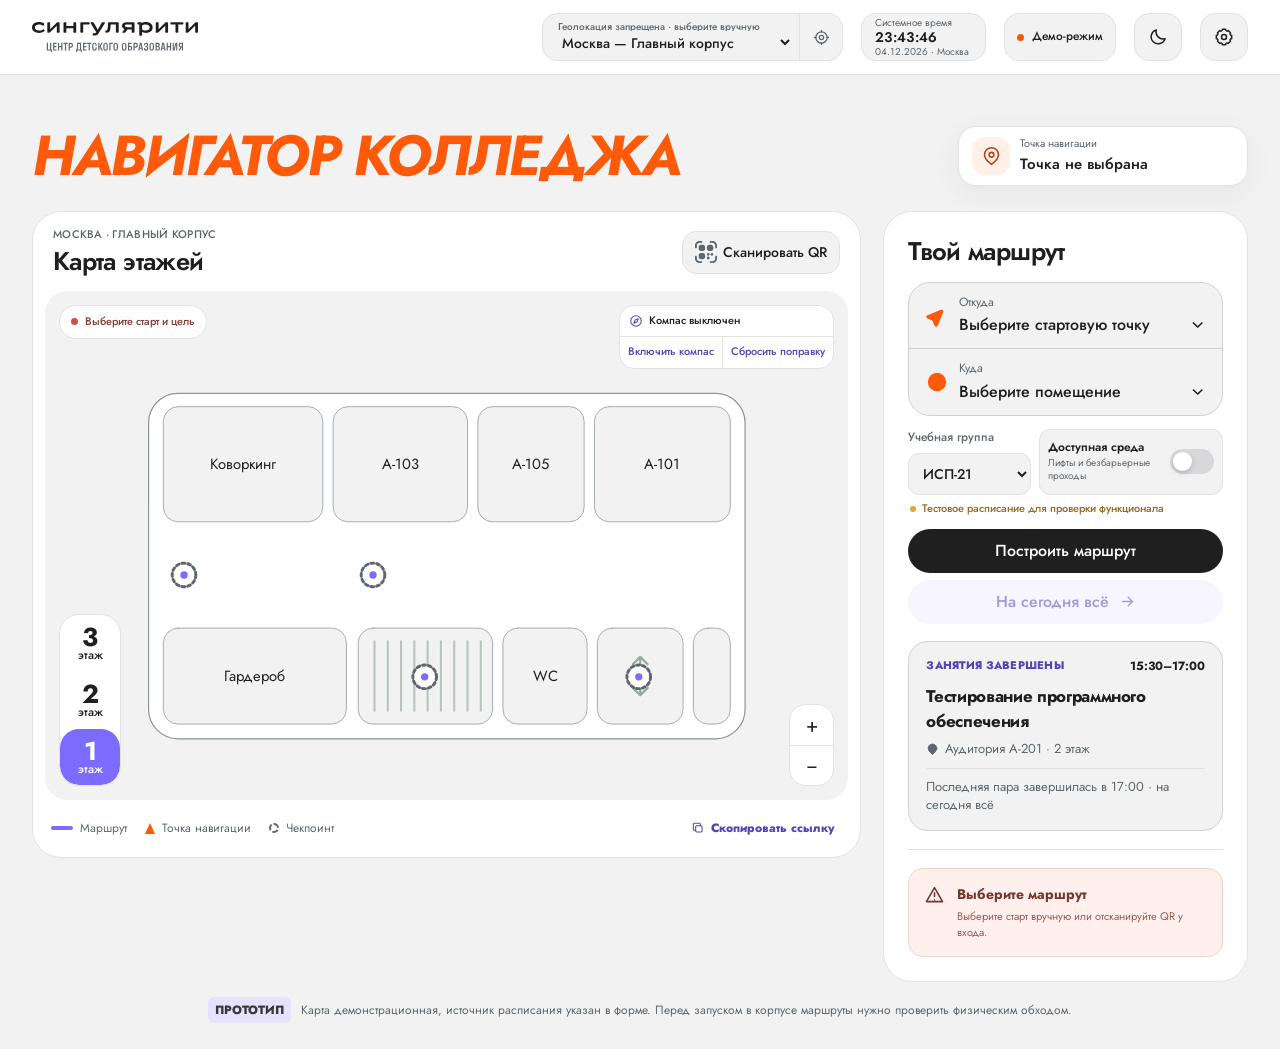
<file: index.html>
<!doctype html>
<html lang="ru">
<head>
  <meta charset="utf-8">
  <meta name="viewport" content="width=device-width, initial-scale=1">
  <meta name="theme-color" content="#f2f2f2">
  <meta name="description" content="Мультикампусный навигатор: ближайший корпус, расписание по системному времени, маршруты между этажами и живая стрелка без GPS.">
  <title>Мультикампусный навигатор</title>
  <script src="./theme.js"></script>
  <link rel="stylesheet" href="./styles.css">
  <link rel="stylesheet" href="./mobile.css" media="(max-width: 600px)">
</head>
<body class="navigator-page">
  <a class="skip-link" href="#main">Перейти к содержимому</a>

  <section class="mobile-only mobile-screen mobile-welcome" id="mobileWelcome" aria-labelledby="mobileWelcomeTitle">
    <button class="theme-toggle mobile-theme-toggle" type="button" aria-label="Тёмная тема" aria-pressed="false" data-theme-toggle></button>
    <img class="mobile-logo" src="./assets/mobile/logo.svg" alt="Сингулярити, центр детского образования">
    <div class="mobile-welcome-copy">
      <img class="mobile-mascot" src="./assets/mobile/mascot.svg" alt="">
      <h1 id="mobileWelcomeTitle">Навигатор<br>колледжа</h1>
      <p>Построим маршрут до нужного кабинета, рабочего места или зоны встречи. Отсканируй ближайший QR-код на стене, чтобы определить твоё местоположение.</p>
    </div>
    <div class="mobile-screen-actions">
      <button class="mobile-action" id="mobileWelcomeScan" type="button" disabled><img src="./assets/mobile/camera.svg" alt="">Отсканировать QR-код</button>
      <button class="mobile-action mobile-action--secondary" id="mobileManual" type="button" disabled>Выбрать маршрут вручную</button>
    </div>
  </section>

  <section class="mobile-only mobile-screen mobile-located" id="mobileLocated" aria-labelledby="mobileLocatedTitle" hidden>
    <img class="mobile-campus-photo" id="mobileCampusPhoto" src="./assets/mobile/campus-photo.png" alt="" loading="lazy">
    <svg class="mobile-campus-plan" id="mobileLocatedPlan" role="img" aria-label="План этажа" hidden></svg>
    <div class="mobile-located-copy">
      <h1 id="mobileLocatedTitle">Ты здесь: <strong id="mobileLocation"></strong></h1>
      <p>Местоположение определено.<br>Куда хочешь отправиться?</p>
    </div>
    <article class="mobile-next-lesson" id="mobileLesson" hidden>
      <p><strong>Следующая пара:</strong> <span id="mobileLessonTitle"></span><br><span id="mobileLessonRoom"></span></p>
      <button class="mobile-action mobile-action--orange" id="mobileLessonRoute" type="button">Построить маршрут туда →</button>
    </article>
    <div class="mobile-screen-actions">
      <button class="mobile-action" id="mobileChooseDestination" type="button">Выбрать пункт назначения</button>
      <button class="mobile-link" id="mobileChangeOrigin" type="button">Это не моё местоположение (изменить)</button>
    </div>
  </section>

  <section class="mobile-only mobile-screen mobile-error" id="mobileError" aria-labelledby="mobileErrorTitle" hidden>
    <div class="mobile-error-art">
      <div class="mobile-error-frame">
        <img id="mobileOfflineImage" src="./assets/mobile/offline.png" alt="" hidden>
        <img id="mobileErrorImage" alt="" hidden>
      </div>
      <img id="mobileWifiLabel" class="mobile-wifi-label" src="./assets/mobile/wifi-label.png" alt="" hidden>
    </div>
    <div class="mobile-error-copy" aria-live="polite">
      <h1 id="mobileErrorTitle"></h1>
      <p id="mobileErrorText"></p>
    </div>
    <div class="mobile-screen-actions">
      <button class="mobile-action" id="mobileErrorAction" type="button"></button>
      <button class="mobile-action mobile-action--secondary" id="mobileErrorRetry" type="button" hidden>Сканировать снова</button>
      <button class="mobile-link" id="mobileErrorCapture" type="button" hidden>Открыть системную камеру</button>
    </div>
  </section>

  <svg class="svg-sprite" aria-hidden="true">
    <symbol id="icon-pin" viewBox="0 0 24 24"><path d="M20 10c0 5.2-8 11-8 11S4 15.2 4 10a8 8 0 1 1 16 0Z"/><circle cx="12" cy="10" r="2.7"/></symbol>
    <symbol id="icon-route" viewBox="0 0 24 24"><circle cx="6" cy="18" r="2.5"/><circle cx="18" cy="6" r="2.5"/><path d="M8.5 18h2a3 3 0 0 0 3-3v-6a3 3 0 0 1 3-3h-1"/></symbol>
    <symbol id="icon-settings" viewBox="0 0 24 24"><circle cx="12" cy="12" r="3"/><path d="M19.4 15a1.7 1.7 0 0 0 .3 1.9l.1.1-2.8 2.8-.1-.1a1.7 1.7 0 0 0-1.9-.3 1.7 1.7 0 0 0-1 1.6v.2h-4V21a1.7 1.7 0 0 0-1-1.6 1.7 1.7 0 0 0-1.9.3l-.1.1L4.2 17l.1-.1a1.7 1.7 0 0 0 .3-1.9A1.7 1.7 0 0 0 3 14H2.8v-4H3a1.7 1.7 0 0 0 1.6-1 1.7 1.7 0 0 0-.3-1.9L4.2 7 7 4.2l.1.1a1.7 1.7 0 0 0 1.9.3A1.7 1.7 0 0 0 10 3v-.2h4V3a1.7 1.7 0 0 0 1 1.6 1.7 1.7 0 0 0 1.9-.3l.1-.1L19.8 7l-.1.1a1.7 1.7 0 0 0-.3 1.9 1.7 1.7 0 0 0 1.6 1h.2v4H21a1.7 1.7 0 0 0-1.6 1Z"/></symbol>
    <symbol id="icon-qr" viewBox="0 0 24 24"><path d="M4 4h6v6H4zM14 4h6v6h-6zM4 14h6v6H4zM15 14h2v2h-2zM18 14h2v4h-2zM14 18h4v2h-4zM20 20h.01"/></symbol>
    <symbol id="icon-camera" viewBox="0 0 24 24"><path d="M4 7h3l1.5-2h7L17 7h3a2 2 0 0 1 2 2v9a2 2 0 0 1-2 2H4a2 2 0 0 1-2-2V9a2 2 0 0 1 2-2Z"/><circle cx="12" cy="13" r="4"/></symbol>
    <symbol id="icon-chevron" viewBox="0 0 24 24"><path d="m9 18 6-6-6-6"/></symbol>
    <symbol id="icon-arrow" viewBox="0 0 24 24"><path d="M5 12h14M13 6l6 6-6 6"/></symbol>
    <symbol id="icon-clock" viewBox="0 0 24 24"><circle cx="12" cy="12" r="9"/><path d="M12 7v5l3 2"/></symbol>
    <symbol id="icon-walk" viewBox="0 0 24 24"><circle cx="13" cy="4.5" r="2"/><path d="m10 21 1.5-6-3-2 2-5 4 2 3 3M15 21l-2.5-6"/></symbol>
    <symbol id="icon-layers" viewBox="0 0 24 24"><path d="m12 3 9 5-9 5-9-5 9-5Z"/><path d="m3 12 9 5 9-5M3 16l9 5 9-5"/></symbol>
    <symbol id="icon-accessible" viewBox="0 0 24 24"><circle cx="12" cy="4.5" r="2"/><path d="M10 8h4l1.5 5h-6L8 17M14 10h4M14.5 13.5A5 5 0 1 1 9 10"/></symbol>
    <symbol id="icon-close" viewBox="0 0 24 24"><path d="m6 6 12 12M18 6 6 18"/></symbol>
    <symbol id="icon-check" viewBox="0 0 24 24"><path d="m5 12 4 4L19 6"/></symbol>
    <symbol id="icon-copy" viewBox="0 0 24 24"><rect x="8" y="8" width="11" height="11" rx="2"/><path d="M16 8V6a2 2 0 0 0-2-2H6a2 2 0 0 0-2 2v8a2 2 0 0 0 2 2h2"/></symbol>
    <symbol id="icon-alert" viewBox="0 0 24 24"><path d="M12 3 2.8 19h18.4L12 3Z"/><path d="M12 9v4M12 17h.01"/></symbol>
    <symbol id="icon-stairs" viewBox="0 0 24 24"><path d="M3 19h5v-4h4v-4h4V7h5"/></symbol>
    <symbol id="icon-lift" viewBox="0 0 24 24"><rect x="5" y="3" width="14" height="18" rx="2"/><path d="M12 7v10M9 10l3-3 3 3M9 14l3 3 3-3"/></symbol>
    <symbol id="icon-compass" viewBox="0 0 24 24"><circle cx="12" cy="12" r="9"/><path d="m15.8 8.2-2.1 5.5-5.5 2.1 2.1-5.5 5.5-2.1Z"/></symbol>
    <symbol id="icon-locate" viewBox="0 0 24 24"><circle cx="12" cy="12" r="3"/><circle cx="12" cy="12" r="8"/><path d="M12 2v2M12 20v2M2 12h2M20 12h2"/></symbol>
  </svg>

  <header class="topbar">
    <div class="mobile-only mobile-campus-bar">
      <div class="mobile-select">
        <select id="mobileCity" hidden disabled></select>
        <button id="mobileCityTrigger" type="button" aria-controls="mobileCityMenu" aria-expanded="false" disabled><span>Выбери город</span><img src="./assets/mobile/down.svg" alt=""></button>
        <div id="mobileCityMenu" class="mobile-campus-menu" aria-label="Города" hidden></div>
      </div>
      <div class="mobile-select">
        <select id="mobileCampus" hidden disabled></select>
        <button id="mobileCampusTrigger" type="button" aria-controls="mobileCampusMenu" aria-expanded="false" disabled><span>Выбери корпус</span><img src="./assets/mobile/down.svg" alt=""></button>
        <div id="mobileCampusMenu" class="mobile-campus-menu" aria-label="Корпуса" hidden></div>
      </div>
    </div>
    <div class="topbar__inner">
      <a class="brand" href="./">
        <img class="navigator-logo" src="./assets/mobile/logo.svg" alt="Сингулярити, центр детского образования">
      </a>
      <div class="topbar__actions">
        <div class="campus-picker">
          <label for="campusSelect">
            <span id="campusDetection">Определяем ближайший корпус…</span>
            <select id="campusSelect" aria-label="Город и учебный корпус"></select>
          </label>
          <button id="detectCampusButton" type="button" aria-label="Определить ближайший корпус ещё раз" title="Определить ближайший корпус">
            <svg><use href="#icon-locate"/></svg>
          </button>
        </div>
        <div class="header-clock" id="headerClock" role="status" aria-live="polite" title="Системное время выбранного корпуса">
          <span>Системное время</span>
          <strong id="currentClock">--:--</strong>
          <small id="clockTimezone">Синхронизация…</small>
        </div>
        <span class="demo-pill" id="modePill"><i></i> Демо-режим</span>
        <button class="theme-toggle" type="button" aria-label="Тёмная тема" aria-pressed="false" data-theme-toggle></button>
        <button class="icon-button" id="settingsButton" type="button" aria-label="Параметры маршрута" aria-haspopup="dialog">
          <svg><use href="#icon-settings"/></svg>
          <span class="notification-dot" id="settingsDot" hidden></span>
        </button>
      </div>
    </div>
  </header>

  <main id="main" class="page-shell">
    <section class="welcome" aria-labelledby="pageTitle">
      <h1 id="pageTitle">Навигатор колледжа</h1>
      <div class="location-card">
        <span class="location-card__icon"><svg><use href="#icon-pin"/></svg></span>
        <span class="location-card__copy"><small>Точка навигации</small><strong id="currentLocation">Загружаем карту…</strong></span>
      </div>
    </section>

    <section class="navigator-layout" aria-label="Построение маршрута">
      <aside class="route-panel panel" id="mobileRoutePanel">
        <div class="mobile-only mobile-sheet-head">
          <button class="mobile-grip" id="mobileStepsToggle" type="button" aria-label="Показать шаги маршрута" aria-controls="routeResult" aria-expanded="false" hidden></button>
          <div class="mobile-sheet-title">
            <h2 id="mobileRouteTitle">Твой маршрут</h2>
            <button class="mobile-icon" id="mobileScan" type="button" aria-label="Сканировать QR-код"><img src="./assets/mobile/scan.svg" alt=""></button>
            <button class="mobile-icon" id="mobileSwap" type="button" aria-label="Поменять точки местами"><img src="./assets/mobile/swap.svg" alt=""></button>
          </div>
        </div>
        <div class="route-setup">
          <div class="panel-title">
            <h2>Твой маршрут</h2>
          </div>

          <form id="routeForm" novalidate>
            <div class="places">
              <label class="place-field">
                <img class="place-field__marker place-field__marker--start" src="./assets/mobile/origin.svg" alt="">
                <span class="place-field__body"><small>Откуда</small><select id="start" aria-label="Начальная точка"></select></span>
              </label>
              <label class="place-field">
                <img class="place-field__marker place-field__marker--finish" src="./assets/mobile/destination.svg" alt="">
                <span class="place-field__body"><small>Куда</small><select id="target" aria-label="Помещение назначения"></select></span>
              </label>
            </div>
            <div class="mobile-only mobile-places">
              <button class="mobile-place" type="button" id="mobileStart" aria-controls="mobilePlaceMenu" aria-expanded="false">
                <img src="./assets/mobile/origin.svg" alt=""><span><small>Откуда</small><strong>Выбрать</strong></span><img src="./assets/mobile/down.svg" alt="">
              </button>
              <button class="mobile-place" type="button" id="mobileTarget" aria-controls="mobilePlaceMenu" aria-expanded="false">
                <img src="./assets/mobile/destination.svg" alt=""><span><small>Куда</small><strong>Выбрать</strong></span><img src="./assets/mobile/down.svg" alt="">
              </button>
              <div class="mobile-place-menu" id="mobilePlaceMenu" hidden></div>
            </div>

            <div class="schedule-fields">
              <label><span>Учебная группа</span><select id="group"></select></label>
              <label class="route-accessibility">
                <span class="route-accessibility__copy"><strong>Доступная среда</strong><small>Лифты и безбарьерные проходы</small></span>
                <input id="accessibleQuick" type="checkbox"><span class="switch" aria-hidden="true"></span>
              </label>
            </div>
            <p class="schedule-source" id="scheduleSource" role="status">Определяем источник расписания…</p>

            <div class="route-actions">
              <button class="button button--secondary" id="findButton" type="submit">Построить маршрут</button>
              <button class="button button--primary" id="nextLessonButton" type="button">
                <span>К следующей паре</span><svg><use href="#icon-arrow"/></svg>
              </button>
            </div>
          </form>
        </div>

        <div class="route-details">
          <article class="lesson-card" id="lessonCard" hidden>
            <div class="lesson-card__top"><span id="lessonState">Следующая пара</span><strong id="lessonTime"></strong></div>
            <h3 id="lessonTitle"></h3>
            <p><svg><use href="#icon-pin"/></svg><span id="lessonRoom"></span></p>
            <p class="lesson-card__next" id="lessonNext"></p>
          </article>

          <section class="route-result" id="routeResult" aria-labelledby="routeResultTitle">
            <div class="route-result__placeholder">
              <span class="spinner" aria-hidden="true"></span>
              <p>Загружаем карту корпуса…</p>
            </div>
          </section>
        </div>
        <button class="mobile-only mobile-action mobile-edit-route" id="mobileEditRoute" type="button" hidden>Изменить маршрут</button>
      </aside>

      <section class="map-panel panel" aria-labelledby="mapTitle">
        <header class="map-toolbar">
          <div>
            <p class="section-kicker" id="brandCampus">Выбираем корпус</p>
            <h2 id="mapTitle">Карта этажей</h2>
          </div>
          <div class="map-toolbar__actions">
            <button class="map-scan-button" id="changeLocationButton" type="button" aria-label="Сканировать QR-код текущего положения" title="Сканировать QR-код">
              <img src="./assets/mobile/scan.svg" alt=""><span>Сканировать QR</span>
            </button>
          </div>
        </header>

        <div class="map-stage" id="mapStage">
          <div class="mobile-only mobile-map-prompt" id="mobileMapPrompt" role="status" hidden><img src="./assets/mobile/pick.svg" alt="">Нажми на нужную зону на карте <button type="button" id="mobileCancelPick" aria-label="Отменить выбор точки">×</button></div>
          <button class="mobile-only mobile-icon mobile-settings" id="mobileSettings" type="button" aria-label="Настройки" aria-haspopup="dialog"><svg><use href="#icon-settings"/></svg></button>
          <div class="map-status" id="mapStatus"><span></span> Маршрут строится</div>
          <div class="orientation-controls" aria-label="Положение и компас">
            <div class="orientation-controls__state">
              <svg><use href="#icon-compass"/></svg>
              <span id="compassStatus">Компас выключен</span>
            </div>
            <button id="compassButton" type="button">Включить компас</button>
            <button id="resetCalibrationButton" type="button">Сбросить поправку</button>
          </div>
          <div class="map-canvas" id="mapCanvas" role="tabpanel" aria-live="polite"></div>
          <div class="floor-tabs" id="floorTabs" role="tablist" aria-label="Выбор этажа"></div>
          <div class="map-zoom" aria-label="Масштаб карты">
            <button id="zoomIn" type="button" aria-label="Увеличить карту">+</button>
            <button id="zoomOut" type="button" aria-label="Уменьшить карту">−</button>
          </div>
        </div>

        <p class="map-source-note" id="mapSourceNote" hidden></p>
        <footer class="map-footer">
          <div class="map-legend"><span><i class="legend-line"></i> Маршрут</span><span><i class="legend-arrow"></i> Точка навигации</span><span><i class="legend-checkpoint"></i> Чекпоинт</span></div>
          <button class="text-button" id="copyRouteButton" type="button"><svg><use href="#icon-copy"/></svg> Скопировать ссылку</button>
        </footer>
      </section>
    </section>

    <p class="prototype-note" id="prototypeNote"><span>Прототип</span> Карта демонстрационная, источник расписания указан в форме. Перед запуском в корпусе маршруты нужно проверить физическим обходом.</p>
  </main>

  <dialog class="scanner-dialog" id="scannerDialog" aria-labelledby="scannerTitle">
    <div class="scanner-shell">
      <header class="scanner-head">
        <div class="scanner-brand"><span><img src="./assets/mobile/scan.svg" alt=""></span><h2 id="scannerTitle">Сканировать QR</h2></div>
        <button class="scanner-close" id="scannerCloseButton" type="button" aria-label="Закрыть сканер"><svg><use href="#icon-close"/></svg></button>
      </header>

      <div class="scanner-view" id="scannerView">
        <video id="cameraVideo" autoplay muted playsinline aria-label="Изображение с камеры"></video>
        <canvas id="cameraCanvas" hidden></canvas>
        <div class="camera-placeholder" id="cameraPlaceholder" role="status">
          <span><svg><use href="#icon-camera"/></svg></span>
          <strong id="cameraPlaceholderTitle">Подключаем камеру</strong>
          <p id="cameraPlaceholderText">Разрешите доступ во всплывающем окне браузера.</p>
        </div>
        <div class="scan-target" aria-hidden="true"><i></i><i></i><i></i><i></i><span></span></div>
        <p class="scanner-status" id="scannerStatus" role="status">Наведите камеру на QR-код</p>

        <div class="camera-fallback" id="cameraFallback" hidden>
          <img class="scanner-illustration" src="./assets/mobile/camera-error.png" alt="" loading="lazy">
          <h3 id="cameraFallbackTitle">Не удалось включить камеру</h3>
          <p id="cameraFallbackText">Проверьте разрешение камеры в браузере.</p>
          <button class="button button--camera" id="cameraRetryButton" type="button">Попробовать ещё раз</button>
        </div>

        <section class="scan-success" id="scanSuccess" aria-live="polite" hidden>
          <span class="scan-success__icon"><svg><use href="#icon-check"/></svg></span>
          <img class="scanner-illustration scanner-illustration--invalid" src="./assets/mobile/qr-error.png" alt="" loading="lazy">
          <p id="scanSuccessKicker">QR-код распознан</p>
          <h3 id="scanSuccessTitle">Точка найдена</h3>
          <span id="scanSuccessText">Стартовая точка маршрута обновлена.</span>
          <div class="scan-success__actions">
            <button class="button button--camera" id="scannerContinueButton" type="button">Перейти в навигатор</button>
            <button class="button button--scanner-secondary" id="scanAgainButton" type="button">Сканировать ещё</button>
          </div>
        </section>
      </div>

      <footer class="scanner-foot">
        <div class="scanner-foot__actions">
          <button class="button button--scanner-secondary" id="cameraCaptureButton" type="button"><svg><use href="#icon-camera"/></svg> Сканировать по фото</button>
          <button id="continueWithoutScanButton" type="button">Выбрать место вручную</button>
        </div>
        <input id="cameraCaptureInput" type="file" accept="image/*" capture="environment" hidden>
        <p>Видео и фото обрабатываются на устройстве.</p>
      </footer>
    </div>
  </dialog>

  <dialog class="sheet-dialog" id="settingsDialog" aria-labelledby="settingsTitle">
    <div class="dialog-head">
      <div><p class="section-kicker">Настройки</p><h2 id="settingsTitle">Параметры маршрута</h2></div>
      <button class="icon-button icon-button--light dialog-close" type="button" aria-label="Закрыть настройки"><svg><use href="#icon-close"/></svg></button>
    </div>
    <div class="dialog-body">
      <label class="theme-setting">
        <span>Тема оформления</span>
        <select data-theme-select><option value="system">Как в системе</option><option value="light">Светлая</option><option value="dark">Тёмная</option></select>
      </label>
      <div class="mobile-only mobile-settings-tools">
        <label for="mobileGroup">Учебная группа</label>
        <select id="mobileGroup"></select>
        <button class="text-button" id="mobileScheduleRoute" type="button">К следующей паре</button>
        <button class="text-button" id="mobileDetect" type="button">Определить ближайший корпус</button>
        <button class="text-button" id="mobileCompass" type="button">Включить компас</button>
        <button class="text-button" id="mobileReset" type="button">Сбросить поправку</button>
        <button class="text-button" id="mobileCopy" type="button">Скопировать ссылку на маршрут</button>
      </div>
      <label class="switch-row">
        <span class="switch-row__icon"><svg><use href="#icon-accessible"/></svg></span>
        <span class="switch-row__copy"><strong>Доступная среда</strong><small>Строить маршрут только через лифты, пандусы и доступные проходы</small></span>
        <input id="accessible" type="checkbox"><span class="switch" aria-hidden="true"></span>
      </label>
      <div class="settings-section">
        <div class="settings-section__title"><div><strong>Закрытые проходы</strong><small>Флажки действуют только в этой вкладке</small></div><span id="closedCount">0</span></div>
        <div class="closed-list" id="closedList"></div>
      </div>
      <div class="data-card">
        <span class="data-card__dot" id="serverStatusDot"></span>
        <div><strong id="serverStatus">Данные корпуса загружены</strong><small id="dataVersion">Проверяем версию…</small></div>
        <button id="healthButton" type="button">Обновить данные</button>
      </div>
      <a class="text-button campus-editor-link" id="campusEditorLink" href="./editor.html">Редактор кампусов</a>
    </div>
  </dialog>

  <div class="toast" id="toast" role="status" aria-live="polite"></div>

  <script src="./vendor/jsQR.js"></script>
  <script src="./route.js"></script>
  <script src="./map-plan.js"></script>
  <script src="./mobile.js"></script>
  <script src="./static-api.js"></script>
  <script src="./app.js"></script>
</body>
</html>
</file>
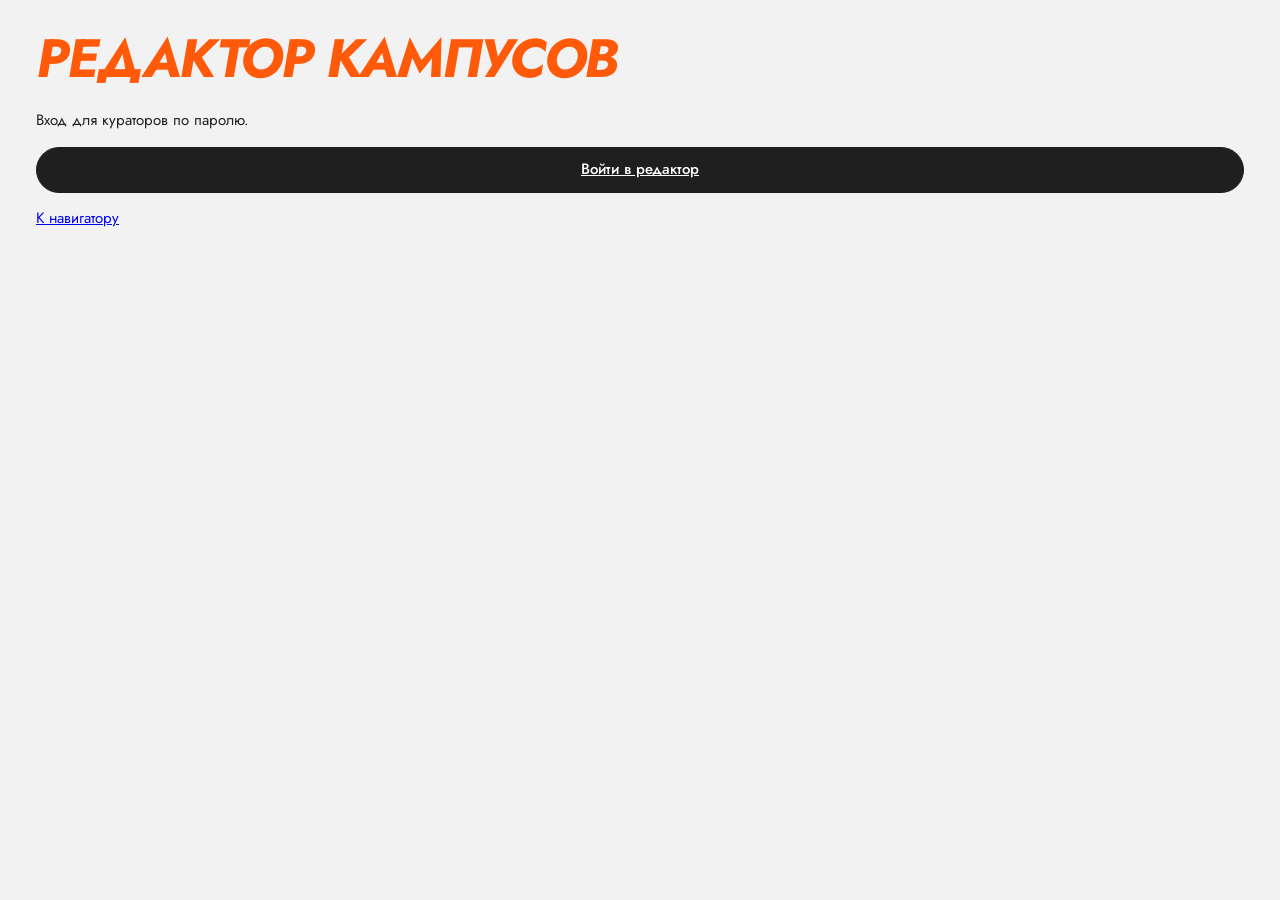
<file: editor.html>
<!doctype html>
<html lang="ru">
<head>
  <meta charset="utf-8">
  <meta name="viewport" content="width=device-width, initial-scale=1">
  <title>Редактор кампусов · Навигатор</title>
  <script src="./theme.js"></script>
  <link rel="stylesheet" href="./styles.css">
</head>
<body class="campus-editor">
  <main class="page-shell editor-shell">
    <h1>Редактор кампусов</h1>
    <p>Вход для кураторов по паролю.</p>
    <p><a class="button button--primary" href="https://navigator-singularity.bentshortbread2.chatgpt.site/editor">Войти в редактор</a></p>
    <p><a href="./">К навигатору</a></p>
  </main>
</body>
</html>
</file>
<file: styles.css>
@font-face {
  font-family: Jost;
  src: url("/assets/mobile/jost.ttf") format("truetype");
  font-weight: 100 900;
  font-display: swap;
}

@font-face {
  font-family: Jost;
  src: url("/assets/mobile/jost-italic.ttf") format("truetype");
  font-weight: 100 900;
  font-style: italic;
  font-display: swap;
}

:root {
  --forest-950: #092b23;
  --forest-900: #103c31;
  --forest-800: #15503f;
  --forest-700: #176a4c;
  --green-600: #17875b;
  --green-500: #20a26c;
  --lime: #d9f478;
  --lime-soft: #edf9c7;
  --ink: #172a24;
  --muted: #65756f;
  --muted-2: #87948f;
  --page: #edf1ec;
  --surface: #ffffff;
  --surface-2: #f6f8f5;
  --line: #dce4de;
  --line-strong: #c9d4cc;
  --danger: #c85248;
  --danger-soft: #fff0ee;
  --shadow: 0 18px 55px rgba(20, 53, 42, .09);
  --radius-xl: 26px;
  --radius-lg: 19px;
  --radius-md: 14px;
  color-scheme: light;
}

* { box-sizing: border-box; }
[hidden] { display: none !important; }
.mobile-only { display: none; }

html { scroll-behavior: smooth; }

body {
  margin: 0;
  min-width: 320px;
  color: var(--ink);
  background:
    radial-gradient(circle at 82% 2%, rgba(217, 244, 120, .18), transparent 23rem),
    var(--page);
  font-family: Manrope, Inter, "Segoe UI", Arial, sans-serif;
  font-size: 15px;
  line-height: 1.45;
  -webkit-font-smoothing: antialiased;
}

.navigator-page, .campus-editor {
  --navigator-paper: #fff;
  --navigator-gray: #f2f2f2;
  --navigator-line: #d1d1d1;
  --navigator-ink: #1f1f1f;
  --navigator-muted: #5e676d;
  --navigator-purple: #7b6cff;
  --navigator-orange: #ff5a0a;
  --navigator-action: #1f1f1f;
  --navigator-action-hover: #383838;
  --navigator-action-ink: #fff;
  --navigator-accent-ink: #5444b7;
  --navigator-accent-soft: #f1eeff;
  --navigator-accent-hover: #e7e2fc;
  --navigator-accent-selected: #d2cbf8;
  --navigator-accent-line: #c4baf6;
  --navigator-accent-solid-ink: #fff;
  --navigator-orange-ink: #b74410;
  --navigator-orange-soft: #fff1e8;
  --navigator-warning: #9a681e;
  --navigator-danger-ink: #923f32;
  --navigator-danger-soft: #fff6f2;
  --navigator-danger-hover: #fceae5;
  --navigator-danger-line: #f4dcd5;
  --navigator-backdrop: #1f1f1f75;
  --navigator-sheet-backdrop: #c5c5c5;
  --navigator-sheet-header: #dedede;
  --navigator-sheet-control: #d1d1d1;
  --navigator-chevron: url("/assets/mobile/down.svg");
  --navigator-icon-filter: none;
  --navigator-logo-filter: none;
  --navigator-ease-out: cubic-bezier(.22, .7, .24, 1);
  --forest-950: var(--navigator-ink);
  --forest-900: var(--navigator-action);
  --forest-800: var(--navigator-action-hover);
  --forest-700: var(--navigator-accent-ink);
  --green-600: var(--navigator-accent-ink);
  --green-500: var(--navigator-purple);
  --lime: #dfd9ff;
  --lime-soft: var(--navigator-accent-soft);
  --ink: var(--navigator-ink);
  --muted: var(--navigator-muted);
  --surface-2: var(--navigator-gray);
  --surface: var(--navigator-paper);
  --line: #e2e2e2;
  --line-strong: var(--navigator-line);
  --shadow: none;
  background: var(--navigator-gray);
  font-family: Jost, "Segoe UI", sans-serif;
}

:root[data-theme="dark"] { color-scheme: dark; }
:root[data-theme="dark"] :is(.navigator-page, .campus-editor) {
  --navigator-paper: #222228;
  --navigator-gray: #16161b;
  --navigator-line: #454550;
  --navigator-ink: #f5f3f8;
  --navigator-muted: #b4b1bf;
  --navigator-purple: #ac9bff;
  --navigator-orange: #ff8050;
  --navigator-action: #ede8fc;
  --navigator-action-hover: #dcd2f7;
  --navigator-action-ink: #211b2c;
  --navigator-accent-ink: #c4b6ff;
  --navigator-accent-soft: #302841;
  --navigator-accent-hover: #3a3050;
  --navigator-accent-selected: #473860;
  --navigator-accent-line: #635482;
  --navigator-accent-solid-ink: #1d162a;
  --navigator-orange-ink: #ffac83;
  --navigator-orange-soft: #3c2b26;
  --navigator-warning: #e9ba71;
  --navigator-danger-ink: #ffb4a6;
  --navigator-danger-soft: #3a2527;
  --navigator-danger-hover: #4a2c30;
  --navigator-danger-line: #684246;
  --navigator-backdrop: #08080bd1;
  --navigator-sheet-backdrop: #131319;
  --navigator-sheet-header: #1c1b22;
  --navigator-sheet-control: #292731;
  --navigator-chevron: url("data:image/svg+xml,%3Csvg xmlns='http://www.w3.org/2000/svg' viewBox='0 0 24 24'%3E%3Cpath d='m6 9 6 6 6-6' fill='none' stroke='%23f5f3f8' stroke-width='2' stroke-linecap='round' stroke-linejoin='round'/%3E%3C/svg%3E");
  --navigator-icon-filter: brightness(0) invert(.85);
  --navigator-logo-filter: brightness(0) invert(.94);
  --line: #3a3944;
}

:is(.navigator-page, .campus-editor) :is(button, select, a, input, summary):focus-visible {
  outline: 2px solid var(--navigator-purple);
  outline-offset: 3px;
}
.navigator-logo { display: block; width: clamp(115px, 13vw, 170px); height: auto; }
:is(.navigator-logo, .mobile-logo) { filter: var(--navigator-logo-filter); }
:is(.map-scan-button, .scanner-brand) img { filter: var(--navigator-icon-filter); }
.theme-toggle {
  display: grid;
  flex: none;
  width: 44px;
  height: 44px;
  padding: 0;
  place-items: center;
  color: var(--navigator-ink);
  background: var(--navigator-gray);
  border: 1px solid var(--line);
  border-radius: 15px;
  transition: background-color 160ms ease;
}
.theme-toggle:hover { background: var(--navigator-accent-hover); }
.theme-toggle::before {
  content: "";
  width: 20px;
  height: 20px;
  background: currentColor;
  mask: url("data:image/svg+xml,%3Csvg xmlns='http://www.w3.org/2000/svg' viewBox='0 0 24 24'%3E%3Cpath d='M20.5 14A8.5 8.5 0 0 1 10 3.5a8.5 8.5 0 1 0 10.5 10.5Z' fill='none' stroke='black' stroke-width='1.8' stroke-linejoin='round'/%3E%3C/svg%3E") center / contain no-repeat;
}
.theme-toggle[aria-pressed="true"]::before {
  mask-image: url("data:image/svg+xml,%3Csvg xmlns='http://www.w3.org/2000/svg' viewBox='0 0 24 24'%3E%3Ccircle cx='12' cy='12' r='4' fill='none' stroke='black' stroke-width='1.8'/%3E%3Cpath d='M12 2v2m0 16v2M2 12h2m16 0h2M5 5l1.4 1.4m11.2 11.2L19 19m0-14-1.4 1.4M6.4 17.6 5 19' stroke='black' stroke-width='1.8' stroke-linecap='round'/%3E%3C/svg%3E");
}
.editor-header-actions { display: flex; align-items: center; gap: 8px; }
.theme-setting { display: flex; align-items: center; justify-content: space-between; gap: 12px; font-size: 15px; font-weight: 500; }
.theme-setting select { min-height: 42px; padding: 6px 10px; color: var(--navigator-ink); background: var(--navigator-gray); border: 1px solid var(--navigator-line); border-radius: 12px; }

button, select, input { font: inherit; }
button, select { cursor: pointer; }
button { color: inherit; }

svg { display: block; fill: none; stroke: currentColor; stroke-width: 1.8; stroke-linecap: round; stroke-linejoin: round; }

.svg-sprite { position: absolute; width: 0; height: 0; overflow: hidden; }

.skip-link {
  position: fixed;
  z-index: 100;
  top: 8px;
  left: 8px;
  padding: 10px 14px;
  color: var(--forest-950);
  background: var(--lime);
  border-radius: 8px;
  transform: translateY(-150%);
}
.skip-link:focus { transform: none; }

:focus-visible { outline: 3px solid rgba(32, 162, 108, .3); outline-offset: 3px; }

.topbar {
  position: sticky;
  z-index: 20;
  top: 0;
  color: #fff;
  background: rgba(9, 43, 35, .97);
  border-bottom: 1px solid rgba(255,255,255,.08);
  backdrop-filter: blur(16px);
}

.topbar__inner {
  display: flex;
  align-items: center;
  justify-content: space-between;
  width: min(100% - 40px, 1400px);
  min-height: 74px;
  margin: 0 auto;
}

.brand { display: inline-flex; align-items: center; gap: 12px; color: inherit; text-decoration: none; }
.brand__mark {
  display: grid;
  width: 42px;
  height: 42px;
  place-items: center;
  color: var(--forest-950);
  background: var(--lime);
  border-radius: 13px;
}
.brand__mark svg { width: 23px; height: 23px; stroke-width: 2.2; }
.brand__text { display: grid; line-height: 1.08; }
.brand__text strong { font-size: 17px; letter-spacing: -.01em; }
.brand__text small { margin-top: 5px; color: rgba(255,255,255,.6); font-size: 11px; letter-spacing: .11em; text-transform: uppercase; }

.topbar__actions { display: flex; align-items: center; gap: 12px; }
.campus-picker { display: flex; align-items: stretch; height: 44px; overflow: hidden; background: rgba(255,255,255,.07); border: 1px solid rgba(255,255,255,.1); border-radius: 13px; }
.campus-picker label { display: grid; align-content: center; min-width: 190px; padding: 6px 9px 6px 11px; }
.campus-picker label > span { overflow: hidden; max-width: 230px; color: rgba(255,255,255,.55); font-size: 8px; font-weight: 700; text-overflow: ellipsis; white-space: nowrap; }
.campus-picker select { max-width: 235px; padding: 1px 22px 0 0; color: #fff; background: transparent; border: 0; outline: 0; font-size: 11px; font-weight: 800; text-overflow: ellipsis; }
.campus-picker select option { color: var(--ink); background: var(--surface); }
.campus-picker button { display: grid; width: 40px; padding: 0; place-items: center; color: var(--lime); background: rgba(255,255,255,.04); border: 0; border-left: 1px solid rgba(255,255,255,.1); }
.campus-picker button:hover { background: rgba(255,255,255,.1); }
.campus-picker button:disabled, .campus-picker select:disabled { cursor: wait; opacity: .55; }
.campus-picker button svg { width: 17px; height: 17px; }
.header-clock { display: grid; align-content: center; gap: 1px; min-width: 145px; height: 44px; padding: 4px 11px; color: #fff; background: rgba(255,255,255,.07); border: 1px solid rgba(255,255,255,.1); border-radius: 13px; }
.header-clock > span { color: rgba(255,255,255,.52); font-size: 8px; font-weight: 700; line-height: 1.1; }
.header-clock strong { overflow: hidden; font-size: 12px; line-height: 1.2; text-overflow: ellipsis; white-space: nowrap; }
.header-clock small { overflow: hidden; color: rgba(255,255,255,.58); font-size: 8px; line-height: 1.1; text-overflow: ellipsis; white-space: nowrap; }
.demo-pill {
  display: inline-flex;
  align-items: center;
  gap: 8px;
  padding: 8px 12px;
  color: rgba(255,255,255,.76);
  background: rgba(255,255,255,.07);
  border: 1px solid rgba(255,255,255,.08);
  border-radius: 999px;
  font-size: 12px;
  font-weight: 700;
}
.demo-pill i { width: 7px; height: 7px; background: var(--lime); border-radius: 50%; box-shadow: 0 0 0 4px rgba(217,244,120,.1); }

.icon-button {
  position: relative;
  display: grid;
  width: 42px;
  height: 42px;
  padding: 0;
  place-items: center;
  color: #fff;
  background: rgba(255,255,255,.08);
  border: 1px solid rgba(255,255,255,.1);
  border-radius: 13px;
}
.icon-button:hover { background: rgba(255,255,255,.14); }
.icon-button svg { width: 20px; height: 20px; }
.topbar .icon-button { width: 44px; height: 44px; }
.icon-button--light { color: var(--ink); background: var(--surface-2); border-color: var(--line); }
.icon-button--light:hover { background: #edf2ee; }
.notification-dot { position: absolute; top: 6px; right: 6px; width: 8px; height: 8px; background: #ffb55e; border: 2px solid var(--forest-950); border-radius: 50%; }

.page-shell { width: min(100% - 40px, 1400px); margin: 0 auto; padding: 42px 0 30px; }

.welcome { display: flex; align-items: flex-end; justify-content: space-between; gap: 40px; margin-bottom: 28px; padding: 0 4px; }
.welcome__copy { max-width: 690px; }
.eyebrow, .section-kicker { margin: 0 0 8px; color: var(--green-600); font-size: 11px; font-weight: 800; letter-spacing: .12em; text-transform: uppercase; }
.eyebrow { display: flex; align-items: center; gap: 9px; }
.eyebrow__dot { width: 8px; height: 8px; background: var(--green-500); border: 2px solid #c9f1d9; border-radius: 50%; box-sizing: content-box; }
.welcome h1 { margin: 0; font-size: clamp(36px, 4vw, 55px); line-height: 1.03; letter-spacing: -.045em; }
.welcome__copy > p:last-child { max-width: 620px; margin: 13px 0 0; color: var(--muted); font-size: 17px; }

.location-card {
  display: grid;
  grid-template-columns: auto minmax(160px, 1fr);
  align-items: center;
  gap: 13px;
  min-width: 350px;
  padding: 13px 14px;
  background: rgba(255,255,255,.82);
  border: 1px solid rgba(255,255,255,.9);
  border-radius: 18px;
  box-shadow: 0 8px 28px rgba(19, 54, 42, .06);
}
.location-card__icon { display: grid; width: 43px; height: 43px; place-items: center; color: var(--forest-900); background: var(--lime-soft); border-radius: 13px; }
.location-card__icon svg { width: 21px; height: 21px; fill: var(--forest-900); stroke: var(--forest-900); }
.location-card__copy { display: grid; min-width: 0; }
.location-card__copy small { margin-bottom: 2px; color: var(--muted); font-size: 11px; }
.location-card__copy strong { overflow: hidden; font-size: 14px; text-overflow: ellipsis; white-space: nowrap; }

.navigator-layout { display: grid; grid-template-columns: minmax(335px, 410px) minmax(0, 1fr); gap: 22px; align-items: start; }
.panel { background: var(--surface); border: 1px solid rgba(201, 212, 204, .72); border-radius: var(--radius-xl); box-shadow: var(--shadow); }
.route-panel { padding: 25px; }
.route-setup, .route-details { min-width: 0; }
.panel-title, .map-toolbar { display: flex; align-items: center; justify-content: space-between; gap: 18px; }
.panel-title { margin-bottom: 22px; }
.panel-title h2, .map-toolbar h2 { margin: 0; font-size: 21px; line-height: 1.15; letter-spacing: -.025em; }
.section-kicker { margin-bottom: 6px; font-size: 9px; }
.qr-badge { display: inline-flex; align-items: center; gap: 5px; padding: 7px 9px; color: var(--forest-800); background: #eff7f1; border: 1px solid #d7e9dc; border-radius: 9px; font-size: 10px; font-weight: 800; letter-spacing: .08em; }
.qr-badge svg { width: 14px; height: 14px; stroke-width: 2; }

.places { position: relative; padding: 2px; background: var(--surface-2); border: 1px solid var(--line); border-radius: var(--radius-lg); }
.place-field { position: relative; display: grid; grid-template-columns: 25px minmax(0, 1fr); align-items: center; gap: 10px; min-height: 68px; padding: 10px 12px; }
.place-field:first-child { border-bottom: 1px solid var(--line); }
.place-field__marker { z-index: 1; justify-self: center; }
.place-field__marker--start { width: 11px; height: 11px; background: var(--forest-900); border: 3px solid #cfddd6; border-radius: 50%; box-sizing: content-box; }
.place-field__marker--finish { display: grid; width: 23px; height: 23px; place-items: center; color: var(--green-600); }
.place-field__marker--finish svg { width: 18px; height: 18px; fill: var(--green-600); stroke-width: 1.6; }
.places__line { position: absolute; z-index: 0; top: 57px; bottom: 57px; left: 25px; border-left: 2px dotted #b3c4bb; }
.place-field__body { display: grid; min-width: 0; }
.place-field__body small { margin-bottom: 1px; color: var(--muted); font-size: 10px; }
.place-field select {
  width: 100%;
  min-width: 0;
  padding: 1px 28px 1px 0;
  color: var(--ink);
  background: transparent;
  border: 0;
  font-size: 14px;
  font-weight: 750;
  outline: none;
  text-overflow: ellipsis;
}

.schedule-fields { display: grid; grid-template-columns: .85fr 1.35fr; align-items: stretch; gap: 10px; margin: 13px 0 6px; }
.schedule-fields > label:not(.route-accessibility) { display: grid; gap: 6px; min-width: 0; }
.schedule-fields > label:not(.route-accessibility) > span { color: var(--muted); font-size: 10px; font-weight: 700; }
.schedule-fields select {
  width: 100%;
  min-width: 0;
  height: 42px;
  padding: 0 10px;
  color: var(--ink);
  background: var(--surface);
  border: 1px solid var(--line);
  border-radius: 11px;
  font-size: 12px;
  font-weight: 650;
}
.schedule-source { display: flex; align-items: center; gap: 6px; margin: 0 2px 12px; color: var(--navigator-warning); font-size: 9px; font-weight: 750; }
.schedule-source::before { width: 6px; height: 6px; flex: 0 0 auto; background: #e3a23d; border-radius: 50%; content: ""; }
.schedule-source--real { color: var(--green-600); }
.schedule-source--real::before { background: var(--green-500); }

.route-accessibility {
  display: grid;
  grid-template-columns: minmax(0, 1fr) auto;
  align-items: center;
  gap: 10px;
  min-width: 0;
  margin: 0;
  padding: 8px 10px;
  background: #f3f8f4;
  border: 1px solid #dce9e0;
  border-radius: 11px;
  cursor: pointer;
}
.route-accessibility__copy { display: grid; gap: 1px; min-width: 0; }
.route-accessibility__copy strong { font-size: 11px; }
.route-accessibility__copy small { overflow: hidden; color: var(--muted); font-size: 8px; line-height: 1.35; text-overflow: ellipsis; white-space: nowrap; }
.route-accessibility input { position: absolute; opacity: 0; pointer-events: none; }
.route-accessibility input:checked + .switch { background: var(--green-500); }
.route-accessibility input:checked + .switch::after { transform: translateX(19px); }
.route-accessibility input:focus-visible + .switch { outline: 3px solid rgba(32,162,108,.3); outline-offset: 3px; }

.button { display: flex; align-items: center; justify-content: center; width: 100%; min-height: 49px; padding: 0 18px; border-radius: 13px; font-size: 13px; font-weight: 800; transition: transform .18s ease, box-shadow .18s ease, background .18s ease; }
.button:hover { transform: translateY(-1px); }
.button:disabled { cursor: not-allowed; opacity: .55; transform: none; box-shadow: none; }
.button--primary { gap: 10px; color: #fff; background: var(--forest-900); border: 1px solid var(--forest-900); box-shadow: 0 8px 20px rgba(16, 60, 49, .17); }
.button--primary:hover { background: var(--forest-800); box-shadow: 0 11px 24px rgba(16,60,49,.2); }
.button--primary svg { width: 17px; height: 17px; color: var(--lime); }
.button--secondary { min-height: 40px; margin-top: 4px; color: var(--green-600); background: transparent; border: 0; font-size: 11px; }
.route-actions { display: grid; }

.lesson-card { position: relative; overflow: hidden; margin-top: 17px; padding: 16px 17px; color: #fff; background: linear-gradient(135deg, var(--forest-900), #176346); border-radius: 17px; }
.lesson-card::after { content: ""; position: absolute; right: -33px; bottom: -45px; width: 115px; height: 115px; background: var(--lime); border-radius: 50%; opacity: .13; }
.lesson-card__top { display: flex; align-items: center; justify-content: space-between; gap: 12px; }
.lesson-card__top span { color: var(--lime); font-size: 9px; font-weight: 800; letter-spacing: .11em; text-transform: uppercase; }
.lesson-card__top strong { font-size: 12px; }
.lesson-card h3 { margin: 9px 0 7px; font-size: 17px; letter-spacing: -.02em; }
.lesson-card p { display: flex; align-items: center; gap: 6px; margin: 0; color: rgba(255,255,255,.71); font-size: 11px; }
.lesson-card p svg { width: 13px; height: 13px; fill: currentColor; }
.lesson-card .lesson-card__next { margin-top: 9px; padding-top: 9px; color: rgba(255,255,255,.58); border-top: 1px solid rgba(255,255,255,.12); font-size: 9px; line-height: 1.4; }

.route-result { margin-top: 18px; border-top: 1px solid var(--line); padding-top: 18px; }
.route-result__placeholder { display: flex; align-items: center; gap: 11px; min-height: 55px; color: var(--muted); }
.route-result__placeholder p { margin: 0; font-size: 12px; }
.spinner { width: 19px; height: 19px; border: 2px solid #d8e2dc; border-top-color: var(--green-600); border-radius: 50%; animation: spin .8s linear infinite; }
@keyframes spin { to { transform: rotate(360deg); } }

.route-summary { padding: 16px; background: #f3f7f4; border: 1px solid #dce9e0; border-radius: 16px; }
.route-summary__head { display: flex; align-items: flex-start; justify-content: space-between; gap: 12px; }
.route-summary__state { display: flex; align-items: center; gap: 8px; color: var(--forest-700); font-size: 10px; font-weight: 850; letter-spacing: .08em; text-transform: uppercase; }
.route-summary__state i { display: grid; width: 17px; height: 17px; place-items: center; color: #fff; background: var(--green-600); border-radius: 50%; }
.route-summary__state svg { width: 10px; height: 10px; stroke-width: 3; }
.route-summary h3 { margin: 9px 0 0; font-size: 16px; letter-spacing: -.02em; }
.route-metrics { display: grid; grid-template-columns: repeat(3, 1fr); margin-top: 14px; padding-top: 13px; border-top: 1px solid #d9e5dc; }
.route-metric { display: grid; gap: 2px; padding: 0 10px; border-right: 1px solid #d9e5dc; }
.route-metric:first-child { padding-left: 0; }
.route-metric:last-child { padding-right: 0; border-right: 0; }
.route-metric strong { font-size: 14px; }
.route-metric span { color: #586961; font-size: 9px; }

.route-options { margin-bottom: 13px; }
.route-options__head { display: flex; align-items: flex-end; justify-content: space-between; gap: 12px; margin-bottom: 8px; }
.route-options__head div { display: grid; gap: 2px; }
.route-options__head strong { font-size: 12px; }
.route-options__head small { color: var(--muted); font-size: 9px; }
.route-options__badge { padding: 4px 7px; color: var(--forest-700); background: var(--lime-soft); border-radius: 7px; font-size: 8px; font-weight: 850; letter-spacing: .06em; text-transform: uppercase; }
.route-options__list { display: grid; grid-template-columns: repeat(2, minmax(0, 1fr)); gap: 7px; }
.route-option { display: grid; grid-template-columns: auto minmax(0, 1fr); align-items: center; gap: 8px; min-height: 56px; padding: 9px 10px; color: var(--ink); text-align: left; background: var(--navigator-paper); border: 1px solid var(--line); border-radius: 12px; }
.route-option:hover { border-color: #aac4b4; background: #f8faf8; }
.route-option[aria-pressed="true"] { background: #eff7f1; border-color: var(--green-500); box-shadow: inset 0 0 0 1px var(--green-500); }
.route-option:disabled { cursor: not-allowed; opacity: .52; }
.route-option__icon { display: grid; width: 30px; height: 30px; place-items: center; color: var(--forest-800); background: #edf4ef; border-radius: 9px; }
.route-option[aria-pressed="true"] .route-option__icon { color: var(--forest-950); background: var(--lime); }
.route-option__icon svg { width: 16px; height: 16px; }
.route-option__copy { display: grid; gap: 1px; min-width: 0; }
.route-option__copy strong { font-size: 9px; }
.route-option__copy small { overflow: hidden; color: var(--muted); font-size: 8px; text-overflow: ellipsis; white-space: nowrap; }

.route-error { display: flex; gap: 12px; padding: 15px; color: #78342e; background: var(--danger-soft); border: 1px solid #f2d1cc; border-radius: 15px; }
.route-error > svg { flex: 0 0 auto; width: 21px; height: 21px; margin-top: 1px; }
.route-error h3 { margin: 0 0 4px; font-size: 14px; }
.route-error p { margin: 0; color: #9a5c55; font-size: 11px; }
.data-retry { margin-top: 8px; }

.steps-head { display: flex; align-items: center; justify-content: space-between; margin: 18px 0 10px; }
.steps-head h3 { margin: 0; font-size: 13px; }
.steps-head span { color: var(--muted); font-size: 10px; }
.route-steps { display: grid; gap: 3px; margin: 0; padding: 0; list-style: none; }
.route-step { position: relative; display: grid; grid-template-columns: 31px minmax(0,1fr) auto; gap: 10px; align-items: center; min-height: 49px; padding: 5px 4px; border-radius: 10px; }
.route-step:not(:last-child)::after { content: ""; position: absolute; top: 38px; bottom: -11px; left: 19px; border-left: 1px dashed #c8d4cc; }
.route-step__icon { z-index: 1; display: grid; width: 31px; height: 31px; place-items: center; color: var(--forest-900); background: #e8f0eb; border: 3px solid #fff; border-radius: 10px; }
.route-step__icon svg { width: 15px; height: 15px; }
.route-step:first-child .route-step__icon { color: #fff; background: var(--forest-900); border-radius: 50%; }
.route-step:last-child .route-step__icon { color: var(--forest-950); background: var(--lime); border-radius: 50%; }
.route-step__copy { display: grid; gap: 1px; min-width: 0; }
.route-step__copy strong { font-size: 11px; line-height: 1.3; }
.route-step__copy span { overflow: hidden; color: var(--muted); font-size: 9px; text-overflow: ellipsis; white-space: nowrap; }
.route-step__distance { color: var(--muted); font-size: 9px; font-weight: 700; }

.map-panel { overflow: hidden; min-width: 0; }
.map-toolbar { min-height: 81px; padding: 18px 22px; border-bottom: 1px solid var(--line); }
.map-toolbar__actions { display: flex; align-items: center; justify-content: flex-end; gap: 8px; min-width: 0; }
.floor-tabs { display: grid; grid-template-columns: repeat(var(--floor-count, 1), max-content); width: max-content; max-width: 100%; gap: 5px; padding: 4px; overflow-x: auto; background: var(--surface-2); border: 1px solid var(--line); border-radius: 12px; scrollbar-width: thin; }
.floor-tab { min-width: 68px; padding: 7px 10px; color: var(--muted); background: transparent; border: 0; border-radius: 8px; font-size: 11px; font-weight: 800; }
.floor-tab[aria-selected="true"] { color: #fff; background: var(--forest-900); box-shadow: 0 4px 11px rgba(16,60,49,.15); }
.floor-tab .floor-tab__route { display: inline-block; width: 5px; height: 5px; margin-left: 4px; vertical-align: 2px; background: var(--lime); border-radius: 50%; }
.map-scan-button { display: inline-flex; flex: 0 0 auto; align-items: center; justify-content: center; gap: 6px; min-height: 40px; padding: 0 11px; color: var(--green-600); background: #eff7f1; border: 1px solid #d7e9dc; border-radius: 11px; font-size: 10px; font-weight: 800; }
.map-scan-button:hover { background: #e5f2e8; }
.map-scan-button svg { width: 16px; height: 16px; stroke-width: 2; }

.map-stage { position: relative; min-height: 570px; overflow: hidden; background: #eef2ef; isolation: isolate; }
.map-stage::before { content: ""; position: absolute; inset: 0; z-index: -1; opacity: .25; background-image: radial-gradient(#aebbb4 1px, transparent 1px); background-size: 19px 19px; }
.map-canvas { display: grid; width: 100%; min-height: 570px; place-items: center; padding: 44px 42px 30px; }
.floor-map { width: 100%; height: auto; max-height: 490px; overflow: visible; filter: drop-shadow(0 16px 22px rgba(33,61,51,.07)); }
.floor-shell { fill: #fff; stroke: #bdc9c2; stroke-width: 1.5; }
.map-room { fill: #f7f9f7; stroke: #cbd5cf; stroke-width: 1.3; }
.map-room--service { fill: #edf3ef; }
.map-corridor { fill: #fff; stroke: #d5ded8; stroke-width: 1; }
.map-room-label { fill: #7e8b85; stroke: none; font-size: 9px; font-weight: 650; text-anchor: middle; }
.map-floor-label { fill: #cbd4ce; stroke: none; font-size: 35px; font-weight: 800; letter-spacing: -.04em; }
.network-path { fill: none; stroke: #d7dfda; stroke-width: 4; stroke-linecap: round; stroke-linejoin: round; }
.network-path--closed { stroke: #dc8e86; stroke-dasharray: 7 7; }
.active-path-shadow { fill: none; stroke: var(--navigator-paper); stroke-width: 13; stroke-linecap: round; stroke-linejoin: round; }
.active-path { fill: none; stroke: var(--green-500); stroke-width: 7; stroke-linecap: round; stroke-linejoin: round; stroke-dasharray: 1; stroke-dashoffset: 0; animation: drawRoute .75s ease both; }
@keyframes drawRoute { from { stroke-dashoffset: 1; } }
.map-node { fill: #fff; stroke: #b9c7bf; stroke-width: 2; }
.map-node--route { fill: var(--green-500); stroke: #fff; stroke-width: 3; }
.map-marker-end { fill: var(--lime); stroke: var(--forest-900); stroke-width: 3; }
.map-marker-letter { fill: #fff; stroke: none; font-size: 9px; font-weight: 900; text-anchor: middle; dominant-baseline: central; }
.map-marker-letter--end { fill: var(--forest-950); }
.map-node-label-bg { fill: #fff; stroke: #d3ddd7; stroke-width: 1; }
.map-node-label { fill: var(--ink); stroke: none; font-size: 8px; font-weight: 750; text-anchor: middle; }
.stairs-lines { stroke: #b6c4bc; stroke-width: 1.4; }
.lift-glyph { fill: none; stroke: #98aaa0; stroke-width: 1.5; }
.map-checkpoint { cursor: crosshair; outline: none; }
.map-checkpoint__ring { fill: #fff; stroke: #5f8f77; stroke-width: 2; stroke-dasharray: 2 2; transition: fill .18s ease, stroke .18s ease; }
.map-checkpoint__dot { fill: var(--forest-900); stroke: #fff; stroke-width: 1; }
.map-checkpoint:hover .map-checkpoint__ring, .map-checkpoint:focus .map-checkpoint__ring { fill: var(--lime); stroke: var(--forest-900); stroke-dasharray: none; }
.live-position { pointer-events: none; transition: transform .48s linear; }
.live-position__pulse { fill: rgba(32,162,108,.16); stroke: none; transform-box: fill-box; transform-origin: center; animation: livePulse 1.9s ease-out infinite; }
@keyframes livePulse { 0% { transform: scale(.65); opacity: 1; } 100% { transform: scale(1.55); opacity: 0; } }
.live-position__disc { fill: var(--forest-900); stroke: #fff; stroke-width: 3.5; filter: drop-shadow(0 3px 4px rgba(9,43,35,.25)); }
.live-position__arrow { color: var(--lime); transform-box: fill-box; transform-origin: center; transition: transform .14s linear; }
.live-position__arrow path { fill: var(--lime); stroke: var(--forest-950); stroke-width: 1.1; }

.map-status { position: absolute; z-index: 3; top: 16px; left: 18px; display: inline-flex; align-items: center; gap: 7px; padding: 8px 11px; color: var(--forest-800); background: rgba(255,255,255,.9); border: 1px solid rgba(203,214,207,.9); border-radius: 999px; box-shadow: 0 6px 18px rgba(25,56,45,.07); font-size: 9px; font-weight: 800; letter-spacing: .05em; text-transform: uppercase; backdrop-filter: blur(8px); }
.map-status span { width: 7px; height: 7px; background: var(--green-500); border-radius: 50%; }
.map-status--error { color: #873c35; }
.map-status--error span { background: var(--danger); }
.orientation-controls { position: absolute; z-index: 4; top: 14px; right: 18px; display: grid; grid-template-columns: auto auto; overflow: hidden; color: var(--forest-900); background: rgba(255,255,255,.92); border: 1px solid rgba(203,214,207,.92); border-radius: 12px; box-shadow: 0 7px 22px rgba(25,56,45,.08); backdrop-filter: blur(9px); }
.orientation-controls__state { display: flex; grid-column: 1 / -1; align-items: center; gap: 6px; min-width: 190px; padding: 7px 9px; border-bottom: 1px solid var(--line); font-size: 8px; font-weight: 800; }
.orientation-controls__state svg { width: 14px; height: 14px; color: var(--green-600); }
.orientation-controls button { min-height: 28px; padding: 4px 8px; color: var(--green-600); background: transparent; border: 0; font-size: 7px; font-weight: 800; }
.orientation-controls button + button { border-left: 1px solid var(--line); }
.orientation-controls button:hover { background: var(--surface-2); }
.orientation-controls button:disabled { cursor: default; color: var(--muted); }
.orientation-controls[data-state="error"] .orientation-controls__state svg { color: var(--danger); }
.map-zoom { position: absolute; z-index: 3; right: 18px; bottom: 18px; display: grid; overflow: hidden; background: rgba(255,255,255,.93); border: 1px solid var(--line-strong); border-radius: 11px; box-shadow: 0 8px 20px rgba(33,61,51,.08); }
.map-zoom button { display: grid; width: 38px; height: 36px; padding: 0; place-items: center; color: var(--forest-900); background: transparent; border: 0; font-size: 20px; }
.map-zoom button + button { border-top: 1px solid var(--line); }
.map-zoom button:hover { background: var(--surface-2); }

.map-footer { display: flex; align-items: center; justify-content: space-between; gap: 20px; min-height: 60px; padding: 12px 22px; border-top: 1px solid var(--line); }
.map-legend { display: flex; align-items: center; gap: 18px; color: var(--muted); font-size: 9px; }
.map-legend span { display: inline-flex; align-items: center; gap: 7px; }
.legend-line { width: 22px; border-top: 4px solid var(--green-500); border-radius: 4px; }
.legend-arrow { width: 0; height: 0; border-right: 5px solid transparent; border-bottom: 11px solid var(--forest-900); border-left: 5px solid transparent; filter: drop-shadow(0 0 0 #fff); }
.legend-checkpoint { width: 10px; height: 10px; background: #fff; border: 2px dashed #5f8f77; border-radius: 50%; }
.text-button { display: inline-flex; align-items: center; gap: 6px; padding: 7px; color: var(--green-600); background: transparent; border: 0; font-size: 10px; font-weight: 800; }
.text-button svg { width: 14px; height: 14px; }

.prototype-note { margin: 20px 5px 0; color: var(--muted); font-size: 10px; text-align: center; }
.prototype-note span { margin-right: 6px; padding: 4px 7px; color: var(--forest-800); background: #deebdf; border-radius: 6px; font-weight: 800; text-transform: uppercase; }

.campus-editor-link { display: inline-flex; margin-top: 16px; }
.campus-editor-link:hover { text-decoration: underline; }
.campus-editor { --editor-gutter: clamp(16px, 3.2vw, 36px); --editor-gap: clamp(13px, 1.6vw, 22px); }
.campus-editor .topbar { color: var(--navigator-ink); background: var(--navigator-paper); border-color: var(--line); box-shadow: none; }
.campus-editor .topbar__inner, .editor-shell { width: min(calc(100% - 2 * var(--editor-gutter)), 1320px); }
.campus-editor .topbar__inner { min-height: 70px; gap: 12px; }
.editor-back {
  display: inline-flex;
  align-items: center;
  gap: 8px;
  min-height: 42px;
  padding: 6px 15px;
  border: 1px solid var(--line);
  border-radius: 999px;
  color: var(--navigator-ink);
  background: var(--navigator-gray);
  font-weight: 500;
  text-decoration: none;
}
.editor-back span { font-size: 19px; line-height: 1; }
.editor-back:hover { background: var(--lime-soft); }

.editor-shell { padding: clamp(20px, 2.4vw, 34px) 0 48px; }
.editor-shell h1 {
  margin: 0 0 clamp(17px, 2vw, 24px);
  color: var(--navigator-orange);
  font-size: clamp(27px, 4.4vw, 54px);
  font-style: italic;
  font-weight: 700;
  line-height: 1.03;
  letter-spacing: -.04em;
  text-transform: uppercase;
}
.editor-shell h2, .editor-shell summary {
  margin: 0;
  font-size: clamp(20px, 2vw, 27px);
  font-weight: 600;
  line-height: 1.1;
  letter-spacing: -.025em;
}
.editor-card { min-width: 0; padding: clamp(16px, 2vw, 25px); border: 1px solid var(--line); border-radius: clamp(19px, 2.4vw, 29px); }
.editor-shell summary {
  display: flex;
  align-items: center;
  justify-content: space-between;
  gap: 12px;
  min-height: 28px;
  cursor: pointer;
  list-style: none;
}
.editor-shell summary::-webkit-details-marker { display: none; }
.editor-shell summary::after {
  content: "";
  flex: none;
  width: 23px;
  height: 23px;
  background: var(--navigator-chevron) center / 19px auto no-repeat;
  transition: transform 180ms var(--navigator-ease-out);
}
.editor-shell details[open] > summary::after { transform: rotate(180deg); }
.editor-shell details[open] > summary + * { margin-top: 15px; animation: editor-reveal 200ms var(--navigator-ease-out) backwards; }
.editor-shell:has(.editor-login:not([hidden])) { padding-top: clamp(50px, 11dvh, 105px); }
.editor-shell:has(.editor-login:not([hidden])) h1 { text-align: center; }
.editor-login { display: grid; gap: 16px; max-width: 430px; padding: clamp(19px, 3.5vw, 32px); margin: 0 auto; }
.editor-login h2 { margin-bottom: 2px; }
.editor-login:not([hidden]) + .editor-status { max-width: 430px; margin: 14px auto 0; }
#editor-workspace:not([hidden]) { animation: editor-reveal 240ms var(--navigator-ease-out) backwards; }
.editor-content { display: grid; grid-template-columns: minmax(0, 1fr); gap: var(--editor-gap); min-width: 0; margin: 0; padding: 0; border: 0; }
.editor-campus-bar, .editor-floor-heading, .editor-publish, .editor-row { display: flex; flex-wrap: wrap; align-items: center; gap: 10px; }
.editor-campus-bar, .editor-floor-heading { justify-content: space-between; }
.editor-campus-bar { align-items: end; }
.editor-campus-card { padding-block: clamp(13px, 1.3vw, 18px); }
.editor-campus-info { margin-top: 13px; padding-top: 10px; border-top: 1px solid var(--line); }
.editor-campus-info summary { font-size: 17px; }
.editor-campus-bar > label { flex: 1 1 270px; max-width: 500px; }
.editor-shell .button { min-height: 46px; padding: 8px 18px; border-radius: 999px; font-size: 15px; font-weight: 500; box-shadow: none; }
.editor-shell .button:hover { transform: none; }
.editor-campus-bar .button { width: auto; }
.editor-shell .text-button { width: fit-content; min-height: 44px; padding: 7px 11px; border-radius: 12px; font-size: 14px; font-weight: 500; text-underline-offset: 3px; }
.editor-shell .text-button:hover { background: var(--lime-soft); }
.editor-layout { display: grid; grid-template-columns: minmax(0, 1fr) minmax(295px, 355px); gap: var(--editor-gap); align-items: start; }
.editor-sidebar, .editor-stack { display: grid; min-width: 0; gap: 13px; }
.editor-sidebar { gap: var(--editor-gap); }
.editor-sidebar h2 { margin-bottom: 14px; }
.editor-sidebar label + .editor-stack { margin-top: 13px; }
.editor-fields { display: grid; grid-template-columns: repeat(auto-fit, minmax(min(100%, 180px), 1fr)); gap: 12px; }
.editor-stack .editor-fields { grid-template-columns: repeat(2, minmax(0, 1fr)); }
.editor-floor-fields { grid-template-columns: minmax(0, .75fr) minmax(0, 1fr) minmax(0, 1.5fr); margin-top: 15px; }
.editor-shell label { display: grid; gap: 5px; min-width: 0; color: var(--navigator-muted); font-size: 14px; font-weight: 500; line-height: 1.25; }
.editor-shell :is(.editor-check, .editor-flags label) { display: flex; align-items: center; gap: 6px; min-height: 32px; color: var(--navigator-ink); }
.editor-shell input:not([type="checkbox"]), .editor-shell select {
  width: 100%;
  min-width: 0;
  min-height: 45px;
  padding: 8px 12px;
  border: 1px solid var(--navigator-line);
  border-radius: 13px;
  color: var(--navigator-ink);
  background: var(--navigator-gray);
  font: inherit;
  font-size: 16px;
}
.editor-shell select { appearance: none; padding-right: 33px; background-image: var(--navigator-chevron); background-position: right 12px center; background-repeat: no-repeat; background-size: 17px auto; text-overflow: ellipsis; }
.editor-shell input[readonly] { color: var(--navigator-muted); }
.editor-shell input[type="file"] { min-height: 45px; padding: 5px 8px; font-size: 13px; }
.editor-shell input::file-selector-button { min-height: 32px; margin-right: 8px; padding: 4px 9px; border: 0; border-radius: 9px; color: var(--navigator-ink); background: var(--navigator-paper); font: inherit; cursor: pointer; }
.editor-shell input[type="checkbox"] { width: 17px; height: 17px; margin: 0; accent-color: var(--navigator-purple); }
.editor-control {
  min-height: 42px;
  padding: 7px 12px;
  border: 1px solid var(--line);
  border-radius: 13px;
  color: var(--navigator-ink);
  background: var(--navigator-gray);
  font-size: 14px;
  font-weight: 500;
  transition: background-color 160ms ease, border-color 160ms ease;
}
.editor-control:hover:enabled, .editor-control[aria-pressed="true"] { color: var(--navigator-accent-ink); background: var(--lime-soft); border-color: var(--navigator-accent-line); }
.editor-control--danger { color: var(--navigator-danger-ink); background: var(--navigator-danger-soft); border-color: var(--navigator-danger-line); }
.editor-control--danger:hover:enabled { color: var(--navigator-danger-ink); background: var(--navigator-danger-hover); border-color: var(--navigator-danger-line); }
.editor-control:disabled { opacity: .55; cursor: default; }
.editor-status { margin: 0 0 var(--editor-gap); padding: 11px 14px; border: 1px solid var(--navigator-accent-line); border-radius: 13px; color: var(--navigator-accent-ink); background: var(--lime-soft); font-size: 15px; font-weight: 500; overflow-wrap: anywhere; }
.editor-status:empty { display: none; }
.editor-status--error { color: var(--navigator-danger-ink); background: var(--navigator-danger-soft); border-color: var(--navigator-danger-line); }
.editor-hint { margin: 14px 0 9px; color: var(--navigator-muted); font-size: 14px; line-height: 1.4; }
.editor-stack .editor-hint { margin: 0; }
.editor-map-surface { overflow: hidden; border: 1px solid var(--line); border-radius: 20px; background: var(--navigator-gray); }
.editor-map { display: block; width: min(100%, clamp(590px, 74dvh, 900px)); height: auto; margin-inline: auto; }
.editor-map--ready { cursor: crosshair; }
.editor-map-empty { fill: var(--navigator-muted); stroke: none; font-size: 14px; text-anchor: middle; }
.editor-map .floor-shell { fill: var(--navigator-paper); stroke: #8b949a; stroke-width: .8; rx: 19px; }
.editor-map .map-room { fill: var(--navigator-gray); stroke: #a3aab0; stroke-width: .65; rx: 10px; }
.editor-map .map-corridor { fill: var(--navigator-paper); stroke: none; }
.editor-map .map-room-label { fill: var(--navigator-ink); font-size: 10px; font-weight: 400; }
.editor-map .map-floor-label { fill: #d2cbee; }
.editor-edge-line { fill: none; stroke: var(--navigator-purple); stroke-width: 2; stroke-dasharray: 4 3; opacity: .84; pointer-events: none; }
.editor-marker { cursor: pointer; }
.editor-marker circle { fill: #6958e7; stroke: var(--navigator-paper); stroke-width: 1.6; transition: fill 160ms ease; }
.editor-marker:is(:hover, :focus-visible) circle, .editor-marker--selected circle { fill: var(--navigator-orange); stroke: var(--navigator-paper); stroke-width: 2.2; }
.editor-marker text { fill: var(--navigator-ink); stroke: var(--navigator-paper); stroke-width: 3; paint-order: stroke; font-size: 11px; font-weight: 600; pointer-events: none; }

@keyframes editor-reveal {
  from { opacity: 0; translate: 0 5px; }
  to { opacity: 1; translate: 0 0; }
}

@media (max-width: 900px) {
  .editor-layout { grid-template-columns: minmax(0, 1fr); }
  .editor-sidebar { grid-template-columns: repeat(2, minmax(0, 1fr)); align-items: start; }
}

@media (max-width: 600px) {
  .campus-editor .topbar__inner { min-height: 62px; }
  .editor-back { gap: 5px; padding-inline: 11px; font-size: 14px; }
  .editor-sidebar { grid-template-columns: minmax(0, 1fr); }
  .editor-floor-fields { grid-template-columns: repeat(2, minmax(0, 1fr)); }
  .editor-floor-fields > :last-child { grid-column: 1 / -1; }
  .editor-fields:not(.editor-floor-fields) { grid-template-columns: repeat(auto-fit, minmax(min(100%, 135px), 1fr)); }
}

.scanner-dialog {
  width: min(540px, calc(100% - 32px));
  height: min(680px, calc(100dvh - 32px));
  max-width: none;
  max-height: none;
  margin: auto;
  padding: 0;
  overflow: hidden;
  color: var(--navigator-ink);
  background: var(--navigator-paper);
  border: 0;
  border-radius: 30px;
  box-shadow: 0 24px 90px #1f1f1f38;
}
.scanner-dialog[open] { animation: scanner-enter 220ms var(--navigator-ease-out) backwards; }
.scanner-dialog::backdrop { background: var(--navigator-backdrop); backdrop-filter: blur(5px); }
.scanner-shell { display: grid; grid-template-rows: auto minmax(0, 1fr) auto; height: 100%; }
.scanner-head { display: flex; align-items: center; justify-content: space-between; gap: 12px; padding: 20px 24px 16px; }
.scanner-brand { display: flex; align-items: center; gap: 12px; min-width: 0; }
.scanner-brand > span, .scanner-close { display: grid; flex: none; width: 44px; height: 44px; padding: 0; place-items: center; background: var(--navigator-gray); border: 1px solid var(--navigator-line); border-radius: 15px; }
.scanner-brand img { width: 27px; height: auto; }
.scanner-brand h2 { margin: 0; font-size: clamp(22px, 4vw, 29px); font-weight: 600; line-height: 1.1; letter-spacing: -.035em; }
.scanner-close { color: var(--navigator-ink); transition: background-color 160ms ease; }
.scanner-close:hover { background: var(--navigator-accent-hover); }
.scanner-close svg { width: 19px; height: 19px; }

.scanner-view { position: relative; min-width: 0; min-height: 0; margin: 0 24px; overflow: hidden; background: #202024; border-radius: 24px; isolation: isolate; }
.scanner-view video { position: absolute; inset: 0; width: 100%; height: 100%; object-fit: cover; }
.camera-placeholder, .camera-fallback, .scan-success {
  position: absolute;
  z-index: 4;
  inset: 0;
  display: grid;
  align-content: safe center;
  justify-items: center;
  padding: 18px;
  overflow: auto;
  color: var(--navigator-ink);
  text-align: center;
  background: var(--navigator-gray);
}
.camera-placeholder--hidden { display: none; }
.camera-placeholder > span, .scan-success__icon { display: grid; width: 60px; height: 60px; margin-bottom: 14px; place-items: center; color: var(--navigator-accent-ink); background: var(--navigator-accent-selected); border-radius: 20px; }
.camera-placeholder svg, .scan-success__icon svg { width: 29px; height: 29px; }
.camera-placeholder strong { font-size: 22px; font-weight: 600; }
.camera-placeholder p { max-width: 26ch; margin: 5px 0 0; color: var(--navigator-muted); font-size: 15px; line-height: 1.25; }

.scan-target { position: absolute; z-index: 2; top: 47%; left: 50%; width: min(62vw, 31dvh, 256px); aspect-ratio: 1; transform: translate(-50%, -50%); border-radius: 22px; box-shadow: 0 0 0 150vmax #19191f52; pointer-events: none; }
.scan-target i { position: absolute; width: 36px; height: 36px; border-color: var(--navigator-orange); border-style: solid; }
.scan-target i:nth-child(1) { top: 0; left: 0; border-width: 4px 0 0 4px; border-radius: 20px 0 0; }
.scan-target i:nth-child(2) { top: 0; right: 0; border-width: 4px 4px 0 0; border-radius: 0 20px 0 0; }
.scan-target i:nth-child(3) { right: 0; bottom: 0; border-width: 0 4px 4px 0; border-radius: 0 0 20px; }
.scan-target i:nth-child(4) { bottom: 0; left: 0; border-width: 0 0 4px 4px; border-radius: 0 0 0 20px; }
.scan-target span { position: absolute; top: 12%; right: 10px; left: 10px; height: 2px; background: linear-gradient(90deg, transparent, #a69bff 22%, #a69bff 78%, transparent); animation: scanLine 2.8s ease-in-out infinite alternate; }
@keyframes scanLine { to { top: 88%; } }
.scanner-status { position: absolute; z-index: 3; bottom: 14px; left: 50%; width: max-content; max-width: calc(100% - 24px); margin: 0; padding: 8px 15px; transform: translateX(-50%); color: #fff; text-align: center; background: #1f1f1fe6; border-radius: 999px; font-size: 14px; font-weight: 500; line-height: 1.2; }
.scanner-view:has(.camera-placeholder:not(.camera-placeholder--hidden)) :is(.scan-target, .scanner-status),
:is(.scanner-view--blocked, .scanner-view--success) :is(.scan-target, .scanner-status) { display: none; }

.camera-fallback:not([hidden]), .scan-success:not([hidden]) { animation: scanner-enter 220ms var(--navigator-ease-out) backwards; }
.scanner-illustration { width: min(155px, 42%); max-height: 21dvh; aspect-ratio: 1; object-fit: contain; margin-bottom: 10px; border-radius: 16px; }
.camera-fallback h3, .scan-success h3 { margin: 0; max-width: 100%; font-size: clamp(22px, 4.5vw, 29px); line-height: 1.08; font-weight: 600; letter-spacing: -.03em; overflow-wrap: anywhere; }
.camera-fallback p, .scan-success > span:not(.scan-success__icon) { max-width: 34ch; margin: 8px 0 0; color: var(--navigator-muted); font-size: 15px; line-height: 1.3; }
.camera-fallback .button { width: min(100%, 280px); margin-top: 16px; }
.scan-success > p { margin: 0 0 6px; color: var(--navigator-accent-ink); font-size: 14px; font-weight: 600; }
.scan-success__actions { display: grid; width: min(100%, 300px); gap: 8px; margin-top: 18px; }
.scanner-illustration--invalid, .scanner-view--invalid .scan-success__icon { display: none; }
.scanner-view--invalid .scanner-illustration--invalid { display: block; }
.scanner-view--invalid .scan-success > p { color: var(--navigator-orange-ink); }

.scanner-dialog .button { min-height: 44px; padding: 8px 14px; border-radius: 999px; font-size: 15px; font-weight: 500; line-height: 1.1; }
.scanner-dialog .button:hover { transform: none; }
.button--camera { color: var(--navigator-action-ink); background: var(--navigator-action); border: 1px solid var(--navigator-action); }
.button--camera:hover { background: var(--navigator-action-hover); }
.button--scanner-secondary { color: var(--navigator-ink); background: var(--navigator-gray); border: 1px solid var(--navigator-line); }
.button--scanner-secondary:hover { background: var(--navigator-accent-hover); }
.scanner-foot { display: grid; gap: 10px; padding: 16px 24px 20px; }
.scanner-foot__actions { display: grid; grid-template-columns: repeat(2, minmax(0, 1fr)); align-items: center; gap: 8px; }
.scanner-foot__actions svg { flex: none; width: 17px; height: 17px; margin-right: 6px; }
#continueWithoutScanButton { min-height: 44px; padding: 5px; border: 0; background: none; color: var(--navigator-ink); font-size: 15px; font-weight: 500; line-height: 1.15; text-decoration: underline; text-underline-offset: 3px; }
.scanner-foot p { margin: 0; color: var(--navigator-muted); font-size: 13px; text-align: center; }
.scanner-dialog:has(.scanner-view--success) .scanner-foot__actions { display: none; }

@keyframes scanner-enter {
  from { opacity: 0; translate: 0 6px; }
  to { opacity: 1; translate: 0 0; }
}

@media (max-width: 600px) {
  .scanner-dialog { width: 100%; height: 100dvh; margin: 0; border-radius: 0; }
  .scanner-head { padding: max(16px, env(safe-area-inset-top)) 17px 13px; }
  .scanner-view { margin-inline: 16px; }
  .scanner-foot { gap: 4px; padding: 11px 16px max(16px, env(safe-area-inset-bottom)); }
  .scanner-foot__actions { grid-template-columns: minmax(0, 1fr); gap: 1px; }
}

.sheet-dialog {
  width: min(94vw, 520px);
  max-height: min(88vh, 760px);
  margin: auto;
  padding: 0;
  color: var(--ink);
  background: var(--surface);
  border: 1px solid var(--line);
  border-radius: 24px;
  box-shadow: 0 28px 80px rgba(6,31,24,.25);
}
.sheet-dialog::backdrop { background: rgba(6,31,24,.58); backdrop-filter: blur(4px); }
.dialog-head { position: sticky; z-index: 2; top: 0; display: flex; align-items: center; justify-content: space-between; gap: 20px; padding: 21px 22px; background: rgba(255,255,255,.95); border-bottom: 1px solid var(--line); }
.dialog-head h2 { margin: 0; font-size: 21px; letter-spacing: -.025em; }
.dialog-body { display: grid; gap: 18px; padding: 22px; overflow: auto; }
.switch-row { display: grid; grid-template-columns: auto minmax(0,1fr) auto; align-items: center; gap: 13px; cursor: pointer; }
.switch-row__icon { display: grid; width: 44px; height: 44px; place-items: center; color: var(--forest-800); background: var(--lime-soft); border-radius: 13px; }
.switch-row__icon svg { width: 23px; height: 23px; }
.switch-row__copy { display: grid; gap: 3px; }
.switch-row__copy strong { font-size: 13px; }
.switch-row__copy small { color: var(--muted); font-size: 10px; }
.switch-row input { position: absolute; opacity: 0; pointer-events: none; }
.switch { position: relative; width: 44px; height: 25px; background: #cbd5cf; border-radius: 99px; transition: background .2s ease; }
.switch::after { content: ""; position: absolute; top: 3px; left: 3px; width: 19px; height: 19px; background: #fff; border-radius: 50%; box-shadow: 0 2px 5px rgba(12,43,34,.2); transition: transform .2s ease; }
.switch-row input:checked + .switch { background: var(--green-500); }
.switch-row input:checked + .switch::after { transform: translateX(19px); }
.switch-row input:focus-visible + .switch { outline: 3px solid rgba(32,162,108,.3); outline-offset: 3px; }

.settings-section { padding-top: 17px; border-top: 1px solid var(--line); }
.settings-section__title { display: flex; align-items: center; justify-content: space-between; gap: 15px; margin-bottom: 12px; }
.settings-section__title > div { display: grid; gap: 2px; }
.settings-section__title strong { font-size: 13px; }
.settings-section__title small { color: var(--muted); font-size: 10px; }
.settings-section__title > span { display: grid; min-width: 25px; height: 25px; padding: 0 7px; place-items: center; color: var(--muted); background: var(--surface-2); border-radius: 8px; font-size: 10px; font-weight: 800; }
.closed-list { display: grid; gap: 7px; }
.closed-item { display: grid; grid-template-columns: minmax(0,1fr) auto; align-items: center; gap: 14px; padding: 11px 12px; background: var(--surface-2); border: 1px solid var(--line); border-radius: 12px; cursor: pointer; }
.closed-item__copy { display: grid; gap: 2px; }
.closed-item__copy strong { font-size: 11px; }
.closed-item__copy small { color: var(--muted); font-size: 9px; }
.closed-item input { width: 17px; height: 17px; accent-color: var(--danger); }
.data-card { display: grid; grid-template-columns: auto minmax(0, 1fr) auto; align-items: center; gap: 10px; padding: 13px; background: #f1f7f3; border-radius: 13px; }
.data-card__dot { width: 9px; height: 9px; background: var(--green-500); border: 3px solid #d4eee0; border-radius: 50%; box-sizing: content-box; }
.data-card__dot--error { background: var(--danger); border-color: #f2d1cc; }
.data-card > div { display: grid; gap: 2px; }
.data-card strong { font-size: 11px; }
.data-card small { color: var(--muted); font-size: 9px; }
.data-card button { padding: 6px 8px; color: var(--green-600); background: var(--surface); border: 1px solid var(--line); border-radius: 8px; font-size: 8px; font-weight: 800; }
.data-card button:disabled { cursor: wait; opacity: .65; }

.qr-simulator { display: flex; align-items: center; gap: 14px; padding: 14px; background: #eff6f1; border-radius: 15px; }
.qr-simulator__code { display: grid; flex: 0 0 auto; width: 53px; height: 53px; place-items: center; color: var(--forest-900); background: #fff; border-radius: 10px; }
.qr-simulator__code svg { width: 36px; height: 36px; stroke-width: 2.1; }
.qr-simulator strong { font-size: 12px; }
.qr-simulator p { margin: 4px 0 0; color: var(--muted); font-size: 9px; }
.location-list { display: grid; gap: 8px; }
.location-option { display: grid; grid-template-columns: auto minmax(0,1fr) auto; align-items: center; gap: 12px; width: 100%; padding: 12px; color: var(--ink); text-align: left; background: #fff; border: 1px solid var(--line); border-radius: 13px; }
.location-option:hover { border-color: #aac4b4; background: #f8faf8; }
.location-option__icon { display: grid; width: 36px; height: 36px; place-items: center; color: var(--green-600); background: #edf6f0; border-radius: 10px; }
.location-option__icon svg { width: 18px; height: 18px; fill: currentColor; }
.location-option__copy { display: grid; gap: 2px; }
.location-option__copy strong { font-size: 11px; }
.location-option__copy small { color: var(--muted); font-size: 9px; }
.location-option > svg { width: 15px; height: 15px; color: var(--muted-2); }

.toast { position: fixed; z-index: 80; right: 22px; bottom: 22px; max-width: min(360px, calc(100vw - 32px)); padding: 12px 16px; color: #fff; background: var(--forest-950); border-radius: 12px; box-shadow: 0 16px 42px rgba(6,31,24,.25); font-size: 11px; font-weight: 700; opacity: 0; transform: translateY(14px); pointer-events: none; transition: opacity .2s ease, transform .2s ease; }
.toast--visible { opacity: 1; transform: none; }
.toast--error { background: #7b332e; }

@media (max-width: 1020px) {
  .navigator-layout { grid-template-columns: minmax(300px, 360px) minmax(0,1fr); }
  .map-stage, .map-canvas { min-height: 500px; }
  .map-canvas { padding: 76px 26px 28px; }
  .campus-picker label { min-width: 155px; }
  .campus-picker select { max-width: 175px; }
  .header-clock { min-width: 125px; }
}

@media (max-width: 820px) {
  .brand__text { display: none; }
  .demo-pill { display: none; }
  .page-shell { padding-top: 31px; }
  .welcome { align-items: stretch; flex-direction: column; gap: 20px; }
  .location-card { width: 100%; min-width: 0; }
  .navigator-layout { grid-template-columns: 1fr; gap: 16px; }
  .route-panel { display: contents; }
  .route-setup, .route-details { background: var(--surface); border: 1px solid rgba(201, 212, 204, .72); border-radius: var(--radius-xl); box-shadow: var(--shadow); }
  .map-panel { order: 1; }
  .route-setup { order: 2; padding: 25px; }
  .route-details { order: 3; padding: 25px; }
  .route-details .lesson-card { margin-top: 0; }
  .route-details .route-result { margin-top: 0; padding-top: 0; border-top: 0; }
  .route-details .lesson-card:not([hidden]) + .route-result { margin-top: 18px; padding-top: 18px; border-top: 1px solid var(--line); }
  .map-stage, .map-canvas { min-height: 520px; }
}

@media (max-width: 560px) {
  .topbar__inner, .page-shell { width: min(100% - 24px, 1400px); }
  .topbar__inner { min-height: 65px; }
  .topbar__actions { gap: 4px; }
  .brand__mark { width: 38px; height: 38px; border-radius: 12px; }
  .brand__text { display: none; }
  .campus-picker { height: 38px; border-radius: 12px; }
  .campus-picker label { min-width: 0; width: 108px; padding: 3px 6px 3px 8px; }
  .campus-picker label > span { max-width: 98px; }
  .campus-picker select { width: 98px; max-width: 98px; padding-right: 16px; font-size: 9px; }
  .campus-picker button { width: 32px; }
  .header-clock { width: 60px; min-width: 60px; height: 38px; padding: 4px 5px; place-items: center; text-align: center; }
  .header-clock > span, .header-clock small { display: none; }
  .header-clock strong { font-size: 11px; }
  .topbar .icon-button { width: 38px; height: 38px; }
  .demo-pill { display: none; }
  .page-shell { padding-top: 12px; }
  .welcome { gap: 8px; margin-bottom: 12px; }
  .welcome__copy .eyebrow, .welcome__copy > p:last-child { display: none; }
  .welcome h1 { font-size: 26px; line-height: 1.08; }
  .location-card { grid-template-columns: auto minmax(0,1fr); gap: 9px; padding: 8px 9px; border-radius: 14px; }
  .location-card__icon { width: 34px; height: 34px; border-radius: 10px; }
  .location-card__icon svg { width: 18px; height: 18px; }
  .location-card__copy small { font-size: 9px; }
  .location-card__copy strong { font-size: 12px; }
  .navigator-layout { gap: 12px; }
  .panel, .route-setup, .route-details { border-radius: 18px; }
  .route-setup, .route-details { padding: 14px; }
  .panel-title { margin-bottom: 10px; }
  .panel-title h2 { font-size: 18px; }
  .panel-title .section-kicker { margin-bottom: 3px; font-size: 8px; }
  .qr-badge { padding: 6px 8px; }
  .place-field { grid-template-columns: 21px minmax(0, 1fr); gap: 7px; min-height: 50px; padding: 7px 8px; }
  .places__line { top: 41px; bottom: 41px; left: 20px; }
  .place-field__marker--finish { width: 20px; height: 20px; }
  .place-field__marker--finish svg { width: 16px; height: 16px; }
  .place-field select { font-size: 12px; }
  .schedule-fields { grid-template-columns: .85fr 1.15fr; gap: 7px; margin: 8px 0 5px; }
  .schedule-fields > label:not(.route-accessibility) { gap: 3px; }
  .schedule-fields select { height: 38px; padding: 0 8px; font-size: 11px; }
  .schedule-source { display: none; }
  .schedule-fields .route-accessibility { gap: 7px; padding: 6px 7px; }
  .route-accessibility__copy strong { font-size: 10px; }
  .route-accessibility__copy small { display: none; }
  .route-actions { grid-template-columns: .9fr 1.1fr; gap: 7px; }
  .route-actions .button { min-height: 42px; padding: 0 7px; border-radius: 11px; font-size: 10px; line-height: 1.2; }
  .route-actions .button--secondary { margin-top: 0; background: var(--surface-2); border: 1px solid var(--line); }
  .route-actions .button--primary { font-size: 11px; }
  .route-options__list { grid-template-columns: 1fr; }
  .map-toolbar { display: grid; grid-template-columns: auto minmax(0, 1fr); align-items: center; min-height: 0; gap: 9px; padding: 11px 12px; }
  .map-toolbar .section-kicker { display: none; }
  .map-toolbar h2 { font-size: 17px; white-space: nowrap; }
  .map-toolbar__actions { gap: 6px; overflow: hidden; }
  .floor-tabs { width: max-content; max-width: calc(100% - 40px); gap: 3px; padding: 3px; }
  .floor-tab { min-width: 0; padding: 6px 5px; font-size: 9px; }
  .map-scan-button { width: 34px; min-height: 34px; padding: 0; border-radius: 10px; }
  .map-scan-button span { display: none; }
  .map-scan-button svg { width: 15px; height: 15px; }
  .map-stage, .map-canvas { min-height: 370px; }
  .map-canvas { padding: 88px 8px 20px; }
  .map-status { top: 10px; left: 10px; padding: 6px 8px; font-size: 8px; }
  .orientation-controls { top: 44px; right: 10px; left: 10px; grid-template-columns: 1.25fr 1fr 1fr; }
  .orientation-controls__state { grid-column: auto; min-width: 0; padding: 6px 7px; overflow: hidden; border-right: 1px solid var(--line); border-bottom: 0; }
  .orientation-controls__state span { overflow: hidden; text-overflow: ellipsis; white-space: nowrap; }
  .orientation-controls button { min-width: 0; min-height: 32px; padding: 4px 5px; }
  .map-zoom { right: 10px; bottom: 10px; }
  .map-zoom button { width: 34px; height: 33px; }
  .map-footer { display: grid; grid-template-columns: minmax(0, 1fr) auto; align-items: center; gap: 6px; min-height: 0; padding: 9px 12px; }
  .map-legend { flex-wrap: wrap; gap: 7px 10px; font-size: 7px; }
  .map-legend span { gap: 4px; }
  .legend-line { width: 16px; border-top-width: 3px; }
  .text-button { padding: 5px 0 5px 5px; font-size: 9px; }
  .route-details .lesson-card:not([hidden]) + .route-result { margin-top: 14px; padding-top: 14px; }
  .sheet-dialog { width: 100%; max-width: none; max-height: 90vh; margin: auto 0 0; border-radius: 22px 22px 0 0; }
  .dialog-head, .dialog-body { padding-left: 17px; padding-right: 17px; }
  .toast { right: 16px; bottom: 16px; }
}

@media (max-width: 360px) {
  .map-toolbar { gap: 7px; padding-right: 10px; padding-left: 10px; }
  .map-toolbar h2 { font-size: 15px; }
  .map-toolbar__actions { gap: 4px; }
  .floor-tabs { max-width: calc(100% - 36px); gap: 2px; padding: 2px; }
  .floor-tab { padding: 5px 3px; font-size: 8px; }
  .map-scan-button { width: 32px; min-height: 32px; }
}

.navigator-page .sheet-dialog { border-color: var(--navigator-line); }
.navigator-page .sheet-dialog::backdrop { background: var(--navigator-backdrop); }
.navigator-page .dialog-head { background: var(--navigator-paper); }
.navigator-page .sheet-dialog .section-kicker { color: var(--navigator-muted); }
.navigator-page .data-card { background: var(--navigator-gray); }
.navigator-page .data-card button { border-color: var(--navigator-line); }
.navigator-page .data-card__dot:not(.data-card__dot--error) { border-color: var(--navigator-accent-selected); }
.navigator-page .switch { background: #d8d8db; }
.navigator-page :is(.switch-row, .route-accessibility) input:checked + .switch { background: var(--navigator-purple); }
.navigator-page :is(.switch-row, .route-accessibility) input:focus-visible + .switch { outline-color: var(--navigator-purple); }
.navigator-map-icon { pointer-events: none; }
.navigator-page .map-zoom button:focus-visible { outline-offset: -3px; }
:is(.navigator-page, .campus-editor) .button--primary { color: var(--navigator-action-ink); }
:root[data-theme="dark"] .navigator-page :is(.map-status, .orientation-controls, .map-zoom) {
  background: var(--navigator-paper);
}
:root[data-theme="dark"] .navigator-page .map-status:not(.map-status--error) { color: var(--navigator-ink); }
:root[data-theme="dark"] .navigator-page .map-status--error { color: var(--navigator-danger-ink); }
:root[data-theme="dark"] .navigator-page .icon-button--light:hover { background: var(--navigator-accent-hover); }
:root[data-theme="dark"] .navigator-page .legend-checkpoint { background: var(--navigator-paper); }
:root[data-theme="dark"] .navigator-page .map-checkpoint__ring { fill: var(--navigator-paper); }
:root[data-theme="dark"] .navigator-page .map-checkpoint:is(:hover, :focus) .map-checkpoint__ring { fill: var(--navigator-accent-selected); stroke: var(--navigator-purple); }
:root[data-theme="dark"] .navigator-page .route-error {
  color: var(--navigator-danger-ink);
  background: var(--navigator-danger-soft);
  border-color: var(--navigator-danger-line);
}
:root[data-theme="dark"] .navigator-page .route-error p { color: var(--navigator-danger-ink); }
:root[data-theme="dark"] .navigator-page .route-summary__state i { color: var(--navigator-accent-solid-ink); }
:root[data-theme="dark"] .navigator-page .route-step__icon { border-color: var(--navigator-paper); }
:root[data-theme="dark"] .navigator-page .data-card__dot--error { border-color: var(--navigator-danger-line); }
:root[data-theme="dark"] .navigator-page input:not(:checked) + .switch { background: #51505c; }
:root[data-theme="dark"] :is(.scanner-illustration, .mobile-error-frame, .mobile-wifi-label) { filter: brightness(.8); }
:root[data-theme="dark"] .navigator-page .scanner-view { background: #111116; }
:root[data-theme="dark"] .navigator-page .toast {
  color: var(--navigator-action-ink);
  background: var(--navigator-action);
}
:root[data-theme="dark"] .navigator-page .toast--error {
  color: var(--navigator-danger-ink);
  background: var(--navigator-danger-soft);
}

@media (min-width: 601px) {
  .navigator-page .topbar { color: var(--navigator-ink); background: var(--navigator-paper); border-bottom-color: var(--line); box-shadow: none; }
  .navigator-page .topbar__inner { min-height: 74px; width: min(calc(100% - 64px), 1400px); }
  .navigator-page .topbar__actions {
    --header-control-height: 48px;
    --header-control-radius: 15px;
    gap: clamp(8px, 1.4vw, 18px);
  }
  .navigator-page .topbar__actions > :is(.campus-picker, .header-clock, .demo-pill, .theme-toggle, .icon-button) {
    height: var(--header-control-height);
    border-radius: var(--header-control-radius);
    color: var(--navigator-ink);
    background: var(--navigator-gray);
    border-color: var(--line);
  }
  .navigator-page .topbar__actions > :is(.theme-toggle, .icon-button) { width: var(--header-control-height); }
  .navigator-page .campus-picker label { padding-left: 15px; }
  .navigator-page .campus-picker label > span { color: var(--navigator-muted); font-size: 10px; font-weight: 500; }
  .navigator-page .campus-picker select { color: var(--navigator-ink); font-size: 14px; font-weight: 500; }
  .navigator-page .campus-picker select:focus-visible { outline-offset: -2px; }
  .navigator-page .campus-picker button { flex: 0 0 43px; color: var(--navigator-muted); background: transparent; border-left-color: var(--line); }
  .navigator-page .header-clock { min-width: 125px; padding: 2px 13px; }
  .navigator-page .header-clock :is(span, small) { color: var(--navigator-muted); font-size: 10px; font-weight: 400; }
  .navigator-page .header-clock strong { font-size: 14px; font-weight: 600; font-variant-numeric: tabular-nums; }
  .navigator-page .demo-pill { font-size: 12px; font-weight: 500; }
  .navigator-page .demo-pill i { background: var(--navigator-orange); box-shadow: none; }
  .navigator-page :is(.topbar .icon-button, .topbar .theme-toggle, .campus-picker button):hover { background: var(--navigator-accent-hover); }

  .navigator-page .page-shell { width: min(calc(100% - 64px), 1400px); padding-top: clamp(25px, 4vw, 54px); }
  .navigator-page .welcome { align-items: center; flex-direction: row; gap: 18px; margin-bottom: clamp(19px, 2vw, 28px); padding: 0; }
  .navigator-page .welcome h1 { color: var(--navigator-orange); font-size: clamp(32px, 4.4vw, 65px); font-style: italic; font-weight: 700; letter-spacing: -.04em; text-transform: uppercase; }
  .navigator-page .location-card { width: min(290px, 33%); min-width: 0; flex: 0 0 auto; gap: 10px; padding: 9px 13px; background: var(--navigator-paper); border-color: var(--line); border-radius: 18px; }
  .navigator-page .location-card__icon { width: 38px; height: 38px; color: var(--navigator-orange-ink); background: var(--navigator-orange-soft); }
  .navigator-page .location-card__icon svg { fill: none; stroke: currentColor; }
  .navigator-page .location-card__copy strong { font-size: 15px; font-weight: 550; }

  .navigator-page .navigator-layout { grid-template-columns: minmax(0, 1fr) minmax(295px, 365px); grid-template-areas: "map route"; gap: clamp(15px, 1.7vw, 24px); }
  .navigator-page .navigator-layout > .panel { border-color: var(--line); border-radius: 29px; }
  .navigator-page .route-panel { grid-area: route; display: block; min-width: 0; padding: clamp(17px, 1.9vw, 25px); }
  .navigator-page :is(.route-setup, .route-details) { padding: 0; border: 0; border-radius: 0; }
  .navigator-page .panel-title { margin-bottom: 16px; }
  .navigator-page :is(.panel-title h2, .map-toolbar h2) { font-size: clamp(23px, 2vw, 30px); font-weight: 600; }
  .navigator-page .places { padding: 0; border-color: var(--navigator-line); border-radius: 22px; }
  .navigator-page .place-field { min-height: 66px; padding-inline: 15px; }
  .navigator-page .place-field:first-child { border-bottom-color: var(--navigator-line); }
  .navigator-page .place-field__marker { width: 22px; height: 22px; background: none; border: 0; }
  .navigator-page .place-field__marker--start { transform: rotate(-135deg) scaleY(-1); }
  .navigator-page .place-field__body small { font-size: 12px; }
  .navigator-page .place-field select { appearance: none; background: var(--navigator-chevron) right 2px center / 16px auto no-repeat; font-size: 16px; font-weight: 500; }
  .navigator-page .schedule-fields { grid-template-columns: minmax(90px, .8fr) minmax(0, 1.2fr); gap: 8px; }
  .navigator-page .schedule-fields > label:not(.route-accessibility) > span { font-size: 12px; font-weight: 500; }
  .navigator-page .schedule-fields select { height: 42px; background: var(--navigator-gray); font-size: 14px; font-weight: 500; }
  .navigator-page .route-accessibility { padding: 8px; background: var(--navigator-gray); border-color: var(--line); }
  .navigator-page .route-accessibility__copy { min-width: 0; }
  .navigator-page .route-accessibility__copy strong { font-size: 12px; font-weight: 600; line-height: 1.15; }
  .navigator-page .route-accessibility__copy small { white-space: normal; font-size: 10px; }
  .navigator-page .schedule-source { font-size: 11px; font-weight: 500; }
  .navigator-page .route-actions { gap: 7px; }
  .navigator-page .route-actions .button { min-height: 44px; margin: 0; padding-inline: 10px; border: 0; border-radius: 999px; font-size: 16px; font-weight: 500; box-shadow: none; }
  .navigator-page #findButton { color: var(--navigator-action-ink); background: var(--navigator-action); }
  .navigator-page #findButton:hover { background: var(--navigator-action-hover); }
  .navigator-page #nextLessonButton { color: var(--navigator-accent-ink); background: var(--navigator-accent-soft); }
  .navigator-page #nextLessonButton svg { color: currentColor; }
  .navigator-page #nextLessonButton:hover:enabled { background: var(--navigator-accent-hover); }

  .navigator-page .lesson-card, .navigator-page .route-summary { color: var(--navigator-ink); background: var(--navigator-gray); border: 1px solid var(--navigator-line); border-radius: 20px; }
  .navigator-page .lesson-card::after { display: none; }
  .navigator-page .lesson-card__top span { color: var(--navigator-accent-ink); font-size: 11px; letter-spacing: .025em; }
  .navigator-page .lesson-card :is(p, .lesson-card__next) { color: var(--navigator-muted); font-size: 13px; border-color: var(--line); }
  .navigator-page :is(.route-details, .route-result):has(.route-summary) { display: flex; flex-direction: column; }
  .navigator-page .route-details:has(.route-summary) .route-result { order: -1; }
  .navigator-page .route-summary { order: -1; margin-bottom: 13px; }
  .navigator-page .route-summary h3 { color: var(--navigator-orange-ink); font-size: 21px; font-weight: 600; }
  .navigator-page .route-metrics, .navigator-page .route-metric { border-color: var(--line); }
  .navigator-page .route-metric { padding: 0 5px; text-align: center; }
  .navigator-page .route-metric strong { font-size: 20px; font-weight: 600; }
  .navigator-page .route-metric span { color: var(--navigator-muted); font-size: 12px; }
  .navigator-page .route-option { border-radius: 14px; }
  .navigator-page .route-option:is(:hover, [aria-pressed="true"]) { border-color: var(--navigator-accent-line); background: var(--navigator-accent-soft); box-shadow: none; }
  .navigator-page :is(.route-option__icon, .route-step__icon, .route-step:first-child .route-step__icon, .route-step:last-child .route-step__icon) { color: var(--navigator-muted); background: var(--navigator-gray); }
  .navigator-page .route-option[aria-pressed="true"] .route-option__icon { color: var(--navigator-accent-ink); background: var(--navigator-accent-selected); }
  .navigator-page :is(.route-option__copy strong, .route-options__head strong, .route-step__copy strong, .steps-head h3) { font-size: 13px; font-weight: 600; }
  .navigator-page :is(.route-error p, .route-option__copy small, .route-options__head small, .route-step__copy span, .route-step__distance, .steps-head span) { font-size: 11px; }
  .navigator-page .route-step:not(:last-child)::after { border-color: var(--navigator-line); }

  .navigator-page .map-panel { grid-area: map; }
  .navigator-page .map-toolbar { min-height: 0; padding: 15px 20px 14px; border: 0; }
  .navigator-page .map-toolbar .section-kicker { margin-bottom: 4px; color: var(--navigator-muted); font-size: 11px; font-weight: 500; letter-spacing: .025em; }
  .navigator-page .map-scan-button { min-height: 43px; padding: 0 12px; color: var(--navigator-ink); background: var(--navigator-gray); border-color: var(--line); border-radius: 14px; font-size: 14px; font-weight: 500; }
  .navigator-page .map-scan-button:hover { background: var(--navigator-accent-hover); }
  .navigator-page .map-scan-button img { width: 22px; height: auto; }
  .navigator-page :is(.map-stage, .map-canvas) { min-height: clamp(365px, 55dvh, 610px); }
  .navigator-page .map-stage { margin-inline: 12px; background: var(--navigator-gray); border-radius: 22px; }
  .navigator-page .map-stage::before { display: none; }
  .navigator-page .map-canvas { padding: 61px clamp(54px, 6vw, 92px) 20px; }
  .navigator-page .floor-map { max-width: 700px; max-height: 500px; filter: none; }
  .navigator-page .floor-shell { fill: var(--navigator-paper); stroke: #8b949a; stroke-width: .8; rx: 20px; }
  .navigator-page .map-room { fill: var(--navigator-gray); stroke: #a3aab0; stroke-width: .65; rx: 10px; }
  .navigator-page .map-corridor { fill: var(--navigator-paper); stroke: none; }
  .navigator-page .map-room-label { fill: var(--navigator-ink); font: 400 10px Jost, sans-serif; }
  .navigator-page .floor-map :is(.map-floor-label, .map-marker-end, .map-marker-letter, .map-node-label, .map-node-label-bg, .map-node--route),
  .navigator-page .network-path:not(.network-path--closed),
  .navigator-page .live-position :is(.live-position__pulse, .live-position__disc, .map-node-label, .map-node-label-bg, path) { display: none; }
  .navigator-page .active-path { stroke: var(--navigator-purple); stroke-width: 5.5; }
  .navigator-page .active-path-shadow { stroke-width: 9; }
  .navigator-page .map-flag { translate: 0 -9px; }
  .navigator-page .map-checkpoint__ring { stroke: var(--navigator-muted); }
  .navigator-page .map-checkpoint__dot { fill: var(--navigator-purple); }
  .navigator-page .map-status { top: 14px; left: 14px; border-color: var(--line); box-shadow: none; font-size: 11px; font-weight: 500; letter-spacing: 0; text-transform: none; }
  .navigator-page .orientation-controls { top: 14px; right: 14px; border-color: var(--line); border-radius: 15px; box-shadow: none; }
  .navigator-page :is(.orientation-controls__state, .orientation-controls button) { font-size: 11px; font-weight: 500; }
  .navigator-page .orientation-controls button { min-height: 31px; }
  .navigator-page .floor-tabs { position: absolute; left: 14px; bottom: 14px; z-index: 3; display: grid; grid-template-columns: 1fr; gap: 1px; max-height: calc(100% - 92px); padding: 0; overflow: auto; background: var(--navigator-paper); border: 1px solid var(--line); border-radius: 20px; }
  .navigator-page .floor-tab { display: grid; min-width: 60px; min-height: 56px; padding: 4px; place-items: center; color: var(--navigator-ink); border-radius: 19px; font-weight: 500; transition: background-color 160ms ease, color 160ms ease; }
  .navigator-page .floor-tab[aria-selected="true"] { color: var(--navigator-accent-solid-ink); background: var(--navigator-purple); box-shadow: none; }
  .navigator-page .floor-tab:hover:not([aria-selected="true"]) { background: var(--navigator-accent-soft); }
  .navigator-page .floor-tab:focus-visible { outline-offset: -3px; }
  .navigator-page .floor-tab :is(.floor-tab-label, .floor-tab__route) { display: none; }
  .navigator-page .mobile-floor-label { display: grid; font-size: 12px; line-height: .95; }
  .navigator-page .mobile-floor-label strong { font-size: 26px; }
  .navigator-page .map-zoom { right: 14px; bottom: 14px; border-color: var(--line); border-radius: 17px; box-shadow: none; }
  .navigator-page .map-zoom button { width: 43px; height: 40px; }
  .navigator-page .map-footer { min-height: 57px; padding: 8px 18px; border: 0; }
  .navigator-page :is(.map-legend, .map-footer .text-button, .prototype-note) { font-size: 12px; }
  .navigator-page .legend-arrow { border-bottom-color: var(--navigator-orange); }
  .navigator-page .legend-checkpoint { border-color: var(--navigator-muted); }
  .navigator-page .prototype-note span { background: var(--navigator-accent-hover); }
}

@media (min-width: 601px) and (max-width: 860px) {
  .navigator-page :is(.topbar__inner, .page-shell) { width: calc(100% - 36px); }
  .navigator-page .navigator-layout { grid-template-columns: minmax(0, 1fr); grid-template-areas: "map" "route"; }
  .navigator-page .welcome h1 { font-size: 33px; }
  .navigator-page .location-card { width: min(245px, 40%); }
}

@media (min-width: 601px) and (max-width: 700px) {
  .navigator-page .header-clock { min-width: 92px; }
  .navigator-page .campus-picker label { min-width: 110px; }
  .navigator-page .campus-picker select { max-width: 140px; }
}

.map-source-note { margin: 0; padding: 10px 20px; color: var(--navigator-muted); font-size: 13px; line-height: 1.4; }
.floor-map--pannable { cursor: grab; touch-action: none; user-select: none; }
@media (pointer: coarse) {
  .map-stage { touch-action: none; }
}
.floor-map--pannable:active { cursor: grabbing; }
.floor-map--pannable:focus-visible { outline: 2px solid var(--navigator-purple); outline-offset: -2px; }
.floor-map--detailed :is(.active-path, .active-path-shadow) { vector-effect: non-scaling-stroke; }
.navigator-page .floor-map--detailed .active-path { stroke-width: 4; stroke-dasharray: none; animation: none; }
.navigator-page .floor-map--detailed .active-path-shadow { stroke-width: 7; }
.floor-shell.floor-shell--compact { rx: 7px; }
.map-room.map-room--compact { rx: 3.5px; }
polygon.floor-shell, polygon.map-room { stroke-linejoin: round; }
.map-room--uncertain { stroke-dasharray: 2 1.7; }
.map-room-label.map-room-label--compact { font-size: var(--map-label-size); font-weight: 500; }
.stairs-lines.stairs-lines--compact { stroke: var(--navigator-muted); stroke-width: .65; }

@media (prefers-reduced-motion: reduce) {
  *, *::before, *::after { scroll-behavior: auto !important; animation-duration: .01ms !important; animation-iteration-count: 1 !important; transition-duration: .01ms !important; }
}
</file>
<file: mobile.css>
body {
  --mobile-gutter: clamp(17px, 6vw, 32px);
  --mobile-bar: clamp(58px, 17vw, 85px);
  --mobile-panel-radius: clamp(23px, 6.6vw, 37px);
}

body:not([data-mobile-screen="map"]) :is(.topbar, #main, .skip-link) { display: none; }
.mobile-screen {
  display: flex;
  flex-direction: column;
  min-height: 100dvh;
  background: var(--navigator-paper);
  overflow: clip;
}
.mobile-screen p { margin: 0; font-size: clamp(17px, 4.9vw, 25px); line-height: 1.1; font-weight: 300; letter-spacing: -.03em; }
.mobile-screen-actions {
  display: grid;
  gap: 10px;
  margin: auto var(--mobile-gutter) 0;
  padding: clamp(20px, 6vw, 38px) 0 max(22px, env(safe-area-inset-bottom));
}
.mobile-action,
#findButton {
  display: flex;
  align-items: center;
  justify-content: center;
  gap: .58em;
  width: 100%;
  min-height: clamp(52px, 15vw, 74px);
  padding: .55em 1em;
  border: 0;
  border-radius: 999px;
  color: var(--navigator-action-ink);
  background: var(--navigator-action);
  font-size: clamp(16px, 5.05vw, 25px);
  font-weight: 500;
  line-height: 1.05;
  letter-spacing: -.035em;
  text-align: center;
  box-shadow: none;
}
.mobile-action img { width: 1.2em; height: auto; }
.mobile-action:disabled { opacity: .55; cursor: wait; }
.mobile-action--secondary { color: var(--navigator-ink); background: var(--navigator-gray); }
.mobile-action--orange { background: var(--navigator-orange); }
.mobile-link {
  align-self: center;
  min-height: 44px;
  padding: 6px 0;
  border: 0;
  background: none;
  text-decoration: underline;
  text-underline-offset: .13em;
  font-size: clamp(15px, 4.7vw, 23px);
  line-height: 1.1;
  font-weight: 500;
  letter-spacing: -.03em;
}
.mobile-welcome { position: relative; }
.mobile-theme-toggle { position: absolute; top: clamp(18px, 6vw, 34px); left: var(--mobile-gutter); }
.mobile-logo { align-self: end; width: 44%; height: auto; margin: clamp(22px, 8vw, 46px) var(--mobile-gutter) 0; }
.mobile-welcome-copy { position: relative; margin: clamp(120px, 31dvh, 360px) var(--mobile-gutter) 0; isolation: isolate; }
.mobile-mascot { position: absolute; z-index: -1; right: calc(-1 * var(--mobile-gutter)); bottom: 52%; width: 57%; height: auto; transform: scaleX(-1); pointer-events: none; }
.mobile-welcome h1 {
  margin: 0 0 .42em;
  font-size: clamp(34px, 11vw, 60px);
  font-weight: 700;
  font-style: italic;
  line-height: 1.04;
  letter-spacing: -.04em;
  text-transform: uppercase;
  color: var(--navigator-orange);
}
.mobile-campus-photo { display: block; width: 100%; height: auto; aspect-ratio: 760 / 465; object-fit: cover; object-position: top; }
.mobile-campus-photo--plan { aspect-ratio: auto; object-fit: contain; }
.mobile-campus-plan { display: block; width: 100%; height: auto; padding: 18px 12px; background: var(--navigator-gray); }
.mobile-located-copy { margin: clamp(18px, 6vw, 36px) clamp(15px, 4.7vw, 30px) 0; }
.mobile-located h1, .mobile-error h1 {
  margin: 0 0 .4em;
  font-size: clamp(23px, 6.9vw, 38px);
  line-height: 1.05;
  font-weight: 700;
  text-transform: uppercase;
  letter-spacing: -.034em;
}
.mobile-located h1 strong { display: block; margin-top: .25em; color: var(--navigator-orange); }
.mobile-next-lesson {
  margin: clamp(18px, 6vw, 35px) var(--mobile-gutter) 0;
  padding: clamp(15px, 5.4vw, 30px);
  background: var(--navigator-gray);
  border: 1px solid var(--navigator-line);
  border-radius: var(--mobile-panel-radius);
}
.mobile-next-lesson p { margin-bottom: 1.15em; font-weight: 400; }
.mobile-next-lesson p strong { font-weight: 600; }
.mobile-next-lesson .mobile-action { min-height: 44px; font-size: clamp(16px, 4.25vw, 23px); }
.mobile-error-art { position: relative; display: grid; width: 100%; height: clamp(160px, 42.5dvh, 390px); margin: 0 auto; place-items: center; }
.mobile-error-frame { position: relative; width: 68%; height: 80%; overflow: hidden; }
.mobile-error-frame img { width: 100%; height: 100%; object-fit: contain; }
.mobile-error[data-kind="offline"] .mobile-error-frame { width: 70%; height: auto; aspect-ratio: 532 / 460; }
.mobile-error[data-kind="offline"] .mobile-error-frame img { position: absolute; inset: -4.53% auto auto -22.68%; width: 145.35%; height: 112.08%; object-fit: fill; }
.mobile-error[data-kind="offline"] .mobile-wifi-label { position: absolute; width: 5.3%; top: 58%; left: 66.45%; transform: rotate(1.13deg); }
.mobile-error[data-kind="qr"] .mobile-error-frame { width: 64%; height: auto; aspect-ratio: 486 / 419; }
.mobile-error[data-kind="qr"] .mobile-error-frame img { position: absolute; inset: -17.89% auto auto -14.58%; width: 127.71%; height: 143.58%; object-fit: fill; }
.mobile-error-copy { margin: 0 clamp(22px, 8.5vw, 42px); }
.mobile-error h1 { font-size: clamp(25px, 7.6vw, 42px); }
.mobile-error[data-kind="offline"] h1 { max-width: 6.6em; }
.mobile-error[data-kind="camera"] .mobile-error-copy { margin-inline: clamp(16px, 7vw, 38px); }
.mobile-error[data-kind="camera"] h1 { font-size: clamp(21px, 7.1vw, 39px); }

.topbar { position: relative; min-height: var(--mobile-bar); border: 0; color: var(--navigator-ink); background: var(--navigator-paper); border-radius: 0 0 var(--mobile-panel-radius) var(--mobile-panel-radius); box-shadow: none; }
.topbar__inner { display: none; }
.mobile-campus-bar { display: grid; grid-template-columns: minmax(0, 1fr) minmax(0, 1fr); gap: clamp(8px, 3vw, 18px); padding: clamp(9px, 2.9vw, 16px) clamp(11px, 3.7vw, 22px); }
.mobile-select { position: relative; display: grid; min-width: 0; }
.mobile-select > button {
  display: flex;
  align-items: center;
  justify-content: space-between;
  gap: 5px;
  inline-size: 100%;
  min-height: clamp(40px, 11vw, 57px);
  padding: .5em .85em .5em 1em;
  border: 0;
  border-radius: 999px;
  background: var(--navigator-gray);
  color: var(--navigator-ink);
  font-size: clamp(15px, 4.15vw, 22px);
  font-weight: 500;
  text-align: left;
}
.mobile-select > button span {
  overflow: hidden;
  text-overflow: ellipsis;
  white-space: nowrap;
}
.mobile-select img { flex: none; width: 1.1em; height: auto; transition: transform .15s ease; }
.mobile-select > button[aria-expanded="true"] { border-radius: 22px 22px 0 0; }
.mobile-select > button[aria-expanded="true"] img { transform: rotate(180deg); }
.mobile-select > button:disabled { opacity: .58; }
.mobile-campus-menu { position: absolute; z-index: 2; inset: calc(100% - 1px) 0 auto; display: grid; max-height: 46dvh; padding: 2px 0 4px; border-radius: 0 0 24px 24px; background: var(--navigator-gray); box-shadow: 0 13px 18px #0002; overflow: auto; }
.mobile-campus-menu button { min-height: 42px; padding: .45em 1em; border: 0; border-radius: 999px; background: transparent; text-align: left; font-size: clamp(14px, 4.15vw, 22px); line-height: 1.12; }
.mobile-campus-menu button:is(:hover, :focus-visible, .is-selected):not(:disabled) { background: var(--navigator-accent-selected); }
.mobile-campus-menu button:disabled { color: var(--navigator-muted); cursor: default; }
#main { width: 100%; padding: 0; }
#main .welcome, #main .prototype-note { display: none; }
.navigator-layout { display: flex; flex-direction: column; align-items: stretch; gap: 0; min-height: calc(100dvh - var(--mobile-bar)); }
.navigator-layout > .panel { border: 0; box-shadow: none; }
.map-panel { position: relative; order: -1; display: flex; flex: 1 0 auto; flex-direction: column; min-height: max(225px, calc(100dvh - var(--mobile-bar) - 315px)); background: transparent; border-radius: 0; }
.map-stage { display: flex; flex: 1; min-height: 0; background: transparent; touch-action: none; }
.map-stage::before, .map-toolbar > div:first-child, .map-scan-button, .map-footer, .map-status, .orientation-controls { display: none; }
.map-toolbar, .map-toolbar__actions { display: contents; }
.map-canvas { min-height: 0; margin: 0; padding: 38px 0 29px; }
.floor-map { width: 100%; max-width: 560px; max-height: min(48dvh, 430px); filter: none; }
.floor-shell { fill: var(--navigator-paper); stroke: var(--navigator-muted); stroke-width: .75; rx: 22px; }
.map-room { fill: var(--navigator-gray); stroke: #9da4a9; stroke-width: .55; rx: 11px; }
.map-corridor { fill: var(--navigator-paper); stroke: none; }
.map-room-label { fill: var(--navigator-ink); font: 300 12px Jost, sans-serif; }
.map-floor-label, .network-path:not(.network-path--closed), .stairs-lines, .lift-glyph { display: none; }
.stairs-lines.stairs-lines--compact { display: inline; }
.active-path { stroke: var(--navigator-purple); stroke-width: 5.5; }
.active-path-shadow { stroke-width: 9px; }
.live-position :is(.live-position__pulse, .live-position__disc, .map-node-label, .map-node-label-bg, path),
.floor-map :is(.map-marker-end, .map-marker-letter, .map-node-label, .map-node-label-bg, .map-node--route) { display: none; }
.floor-map .navigator-map-icon { display: inline; pointer-events: none; }
body[data-mobile-route="false"] :is(.active-path, .active-path-shadow) { display: none !important; }
body[data-mobile-campus="false"] :is(#mapCanvas, #floorTabs, #mapStage .map-zoom) { visibility: hidden; }
.map-checkpoint__ring { fill: var(--navigator-paper); stroke: var(--navigator-muted); }
.map-checkpoint__dot { fill: var(--navigator-purple); }
.floor-tabs {
  position: absolute;
  z-index: 3;
  left: clamp(8px, 2.6vw, 18px);
  bottom: 12px;
  grid-template-columns: 1fr;
  gap: 0;
  max-height: min(40dvh, 230px);
  padding: 0;
  border: 0;
  border-radius: var(--mobile-panel-radius);
  overflow: auto;
  background: var(--navigator-paper);
  scrollbar-width: none;
}
.floor-tab { min-width: clamp(52px, 16.5vw, 88px); min-height: clamp(54px, 16vw, 88px); padding: 7px 4px; color: var(--navigator-ink); border-radius: var(--mobile-panel-radius); font-weight: 500; }
.floor-tab[aria-selected="true"] { color: var(--navigator-accent-solid-ink); background: var(--navigator-purple); box-shadow: none; }
.floor-tab .floor-tab__route, .floor-tab-label { display: none; }
.mobile-floor-label { display: grid; line-height: .95; font-size: clamp(13px, 3.6vw, 19px); }
.mobile-floor-label strong { font-size: clamp(26px, 7.9vw, 42px); }
.map-zoom { right: clamp(10px, 3vw, 22px); bottom: 12px; border-color: var(--navigator-line); border-radius: clamp(15px, 5vw, 28px); box-shadow: none; }
.map-zoom button { width: clamp(39px, 11vw, 60px); height: clamp(36px, 10vw, 54px); color: var(--navigator-ink); font-weight: 300; }
.map-zoom button + button { border-color: var(--navigator-line); }
.mobile-icon {
  display: grid;
  flex: none;
  width: clamp(39px, 10.1vw, 55px);
  height: clamp(40px, 10.2vw, 55px);
  padding: 5px;
  place-items: center;
  border: 1px solid var(--navigator-line);
  border-radius: 35%;
  color: var(--navigator-muted);
  background: var(--navigator-gray);
}
.mobile-icon img, .mobile-icon svg { width: 100%; height: auto; }
#mobileSwap img { transform: rotate(90deg); }
#mobileSwap img, #mobileScan img, .mobile-select img, .mobile-place img:last-child { filter: var(--navigator-icon-filter); }
.mobile-icon:disabled { opacity: .42; }
.mobile-settings { position: absolute; z-index: 4; inset: 10px clamp(10px, 3vw, 22px) auto auto; background: var(--navigator-paper); }
.mobile-settings svg { width: 57%; }
.mobile-map-prompt {
  position: absolute;
  z-index: 4;
  top: 12px;
  left: 50%;
  display: flex;
  align-items: center;
  gap: .7em;
  width: min(65%, 295px);
  padding: .7em .95em;
  transform: translateX(-50%);
  background: var(--navigator-paper);
  border-radius: 22px;
  font-size: clamp(13px, 3.7vw, 19px);
  font-weight: 500;
  line-height: 1.1;
}
.mobile-map-prompt img { width: 1.75em; height: auto; }
.mobile-map-prompt button { margin-left: auto; width: 24px; min-height: 30px; padding: 0; border: 0; background: none; font-size: 22px; }
.mobile-map-point { fill: #7b6cff18; stroke: #7b6cff85; stroke-width: 1px; cursor: pointer; }
.mobile-map-point:is(:hover, :focus) { fill: #7b6cff4d; stroke: var(--navigator-purple); outline: none; }

.route-panel {
  position: relative;
  z-index: 4;
  display: block;
  padding: clamp(17px, 5.8vw, 33px) var(--mobile-gutter) max(clamp(21px, 7vw, 38px), env(safe-area-inset-bottom));
  border-radius: var(--mobile-panel-radius) var(--mobile-panel-radius) 0 0;
  background: var(--navigator-paper);
}
.route-panel :is(.panel-title, .places, .schedule-fields, .schedule-source, #nextLessonButton, .lesson-card) { display: none; }
.route-panel .route-setup { padding: 0; border: 0; box-shadow: none; }
.mobile-sheet-head { display: block; }
.mobile-sheet-title { display: flex; align-items: center; gap: 8px; margin: 0 0 clamp(9px, 3.2vw, 16px); }
.mobile-sheet-title h2 { flex: 1; margin: 0; color: var(--navigator-ink); font-size: clamp(21px, 6.15vw, 33px); line-height: 1.05; font-weight: 600; letter-spacing: -.035em; }
.mobile-grip { position: absolute; top: 0; left: 50%; width: 88px; height: 24px; padding: 0; transform: translateX(-50%); border: 0; background: transparent; }
.mobile-grip::after { content: ""; position: absolute; width: 80%; height: 3px; left: 10%; top: 10px; border-radius: 999px; background: var(--navigator-muted); }
.mobile-places { position: relative; display: grid; margin-bottom: clamp(8px, 3vw, 15px); border: 1px solid var(--navigator-line); border-radius: var(--mobile-panel-radius); background: var(--navigator-gray); }
.mobile-place {
  display: grid;
  grid-template-columns: 1.4em minmax(0, 1fr) 1em;
  align-items: center;
  gap: .85em;
  min-height: clamp(55px, 16.7vw, 87px);
  padding: .6em 1.25em;
  border: 0;
  border-radius: inherit;
  text-align: left;
  background: transparent;
  font-size: clamp(15px, 4.3vw, 23px);
}
.mobile-place + .mobile-place { border-top: 1px solid var(--navigator-line); border-top-left-radius: 0; border-top-right-radius: 0; }
.mobile-place img { max-width: 100%; height: auto; }
#mobileStart img:first-child { transform: rotate(-135deg) scaleY(-1); }
.mobile-place img:last-child { transition: transform .15s ease; }
.mobile-place[aria-expanded="true"] img:last-child { transform: rotate(180deg); }
.mobile-place span { display: grid; gap: 2px; }
.mobile-place small { color: var(--navigator-muted); font-size: .73em; line-height: 1.15; }
.mobile-place strong { font-weight: 500; overflow: hidden; text-overflow: ellipsis; white-space: nowrap; }
.mobile-place:disabled { opacity: .6; }
.mobile-place-menu {
  position: absolute;
  z-index: 5;
  inset: auto -1px calc(100% - 14px);
  display: grid;
  max-height: min(48dvh, 345px);
  padding: 5px 0 15px;
  border: 1px solid var(--navigator-line);
  border-radius: var(--mobile-panel-radius) var(--mobile-panel-radius) 0 0;
  background: var(--navigator-gray);
  overflow: auto;
}
.mobile-place-menu[data-field="target"] { bottom: calc(50% - 14px); }
.mobile-place-menu button { display: flex; align-items: center; gap: .6em; min-height: 43px; padding: .5em 1.2em; border: 0; border-radius: 999px; background: transparent; text-align: left; font-size: clamp(14px, 4vw, 21px); font-weight: 500; }
.mobile-place-menu button:is(:hover, :focus-visible, .is-selected) { background: var(--navigator-accent-selected); }
.mobile-place-menu img { width: 1.35em; height: auto; }
.route-actions { display: block; margin: 0; }
.route-actions #findButton, .mobile-edit-route { min-height: clamp(44px, 12.5vw, 63px); }
.route-actions #findButton:hover { color: var(--navigator-action-ink); background: var(--navigator-action-hover); }
body[data-mobile-route="false"] .route-details,
body[data-mobile-route="true"] .route-setup,
.route-result .route-options,
.route-summary__state { display: none; }
.route-panel .route-details,
.route-panel .route-result,
.route-details .lesson-card:not([hidden]) + .route-result { min-width: 0; padding: 0; margin: 0; border: 0; background: transparent; box-shadow: none; border-radius: 0; }
.route-panel .route-details { order: 0; }
.route-summary { border: 1px solid var(--navigator-line); border-radius: var(--mobile-panel-radius); padding: clamp(12px, 4.6vw, 25px) clamp(12px, 5vw, 25px); color: var(--navigator-ink); background: var(--navigator-gray); }
.route-summary h3 { margin: 0; color: var(--navigator-orange); font-size: clamp(19px, 5.55vw, 30px); line-height: 1.05; font-weight: 600; }
.route-metrics { margin-top: 1em; padding: 0; border: 0; }
.route-metric { border: 0; text-align: center; padding: 0 2px; line-height: 1; }
.route-metric strong { font-size: clamp(21px, 6.4vw, 35px); font-weight: 500; }
.route-metric span { color: var(--navigator-ink); font-size: clamp(12px, 3.4vw, 18px); }
.route-metric--floors > :not(.mobile-only) { display: none; }
.route-metric--time > span:not(.mobile-only) { display: none; }
.route-metric .mobile-only { display: block; }
.mobile-edit-route { margin-top: clamp(10px, 4vw, 20px); }
.route-result :is(.steps-head, .route-steps) { display: none; }
body[data-mobile-steps="true"] { --step-sheet-height: min(67dvh, 720px); background: var(--navigator-sheet-backdrop); }
body[data-mobile-steps="true"] .topbar { background: var(--navigator-sheet-header); }
body[data-mobile-steps="true"] .mobile-select > button { background: var(--navigator-sheet-control); }
body[data-mobile-steps="true"] .map-panel { flex-grow: 0; }
body[data-mobile-steps="true"] .map-canvas { opacity: .56; }
body[data-mobile-steps="true"] .floor-tabs,
body[data-mobile-steps="true"] .map-zoom { position: fixed; bottom: calc(var(--step-sheet-height) + 12px); }
body[data-mobile-steps="true"] .floor-tabs { max-height: max(58px, calc(100dvh - var(--step-sheet-height) - var(--mobile-bar) - 24px)); }
body[data-mobile-steps="true"] .route-panel { position: fixed; inset: auto 0 0; display: flex; flex-direction: column; height: var(--step-sheet-height); }
body[data-mobile-steps="true"] .route-details { flex: 1; overflow: auto; }
body[data-mobile-steps="true"] .steps-head { display: flex; margin: 20px 3px 10px; }
body[data-mobile-steps="true"] .route-steps { display: grid; }
.steps-head h3 { color: var(--navigator-ink); font-size: clamp(17px, 4.8vw, 25px); }
.steps-head span, .route-step__distance { color: var(--navigator-muted); font-size: clamp(13px, 3.55vw, 18px); }
.route-step { grid-template-columns: 39px minmax(0, 1fr) auto; }
.route-step:not(:last-child)::after { left: 23px; border-left-color: var(--navigator-muted); }
.route-steps .route-step .route-step__icon { width: 38px; height: 38px; border: 1px solid var(--navigator-line); color: var(--navigator-ink); background: var(--navigator-gray); border-radius: 12px; }
.route-step__icon img.mobile-only { display: block; width: 70%; height: auto; }
.route-step__icon:has(img.mobile-only) svg { display: none; }
.route-step__copy strong { font-size: clamp(14px, 4vw, 22px); font-weight: 500; }
.route-step__copy span { font-size: clamp(11px, 3.1vw, 16px); }

.mobile-settings-tools { display: grid; grid-template-columns: 1fr; gap: 6px; margin-bottom: 14px; }
.mobile-settings-tools select { border: 1px solid var(--navigator-line); border-radius: 12px; padding: 8px; }
.mobile-settings-tools button { justify-self: start; min-height: 35px; }
.toast { z-index: 30; }
body[data-mobile-screen="error"] .toast { display: none; }
:root[data-theme="dark"] .mobile-mascot { opacity: .27; }
:root[data-theme="dark"] .mobile-error-frame { border-radius: 20px; }
:root[data-theme="dark"] #mobileWelcomeScan img { filter: brightness(0); opacity: .85; }

.mobile-screen > *,
body[data-mobile-screen="map"] .mobile-sheet-title,
body[data-mobile-screen="map"][data-mobile-route="false"] .route-setup,
body[data-mobile-screen="map"][data-mobile-route="true"] .route-details {
  animation: mobile-content-in 240ms var(--navigator-ease-out) backwards;
}
.mobile-screen .mobile-screen-actions { animation-delay: 35ms; }
.mobile-map-prompt, .floor-map--changed { animation: mobile-fade-in 220ms var(--navigator-ease-out) both; }
.floor-map .active-path { animation: none; }
.floor-map .active-path--animate { animation: drawRoute 520ms var(--navigator-ease-out) backwards; }
.floor-map:has(.active-path--animate) :is(.active-path-shadow, .map-flag) {
  animation: mobile-fade-in 220ms var(--navigator-ease-out) both;
}

.mobile-campus-menu, .mobile-place-menu {
  opacity: 1;
  translate: 0 0;
  transition: opacity 160ms var(--navigator-ease-out), translate 200ms var(--navigator-ease-out),
    display 200ms allow-discrete;
}
.mobile-campus-menu { --menu-offset: -6px; }
.mobile-place-menu { --menu-offset: 6px; }
.mobile-campus-menu[hidden], .mobile-place-menu[hidden] {
  opacity: 0;
  translate: 0 var(--menu-offset);
  pointer-events: none;
}
@starting-style {
  .mobile-campus-menu:not([hidden]), .mobile-place-menu:not([hidden]) {
    opacity: 0;
    translate: 0 var(--menu-offset);
  }
}

.mobile-action, #findButton, .mobile-icon, .mobile-place, .map-zoom button {
  transition: scale 140ms var(--navigator-ease-out), background-color 180ms ease, color 180ms ease;
}
:is(.mobile-action, #findButton, .mobile-icon, .mobile-select > button, .mobile-place, .map-zoom button):active:not(:disabled) {
  scale: .975;
}
.floor-tab, .mobile-campus-menu button, .mobile-place-menu button { transition: background-color 160ms ease, color 160ms ease; }
.mobile-map-point { transition: fill 160ms ease, stroke 160ms ease; }
.topbar, .map-canvas { transition: background-color 220ms ease, opacity 220ms ease; }
.mobile-select > button { transition: scale 140ms var(--navigator-ease-out), background-color 220ms ease; }

.route-panel.mobile-sheet-moving {
  position: fixed;
  inset: auto 0 0;
  display: flex;
  flex-direction: column;
  overflow: clip;
}
.route-panel.mobile-sheet-moving .route-details { flex: 1; overflow: auto; }
body[data-mobile-steps="false"] .navigator-layout:has(.mobile-sheet-moving) {
  padding-bottom: var(--mobile-collapsed-sheet);
}
body[data-mobile-steps="true"] :is(.steps-head, .route-steps) { animation: mobile-fade-in 240ms ease both; }
.sheet-dialog[open] { animation: mobile-content-in 220ms var(--navigator-ease-out) both; }
.sheet-dialog[open]::backdrop { animation: mobile-fade-in 200ms ease both; }

@keyframes mobile-content-in {
  from { opacity: 0; translate: 0 7px; }
  to { opacity: 1; translate: 0 0; }
}
@keyframes mobile-fade-in {
  from { opacity: 0; }
  to { opacity: 1; }
}

@media (prefers-reduced-motion: reduce) {
  .mobile-place img:last-child, .mobile-select img { transition: none; }
}
</file>
